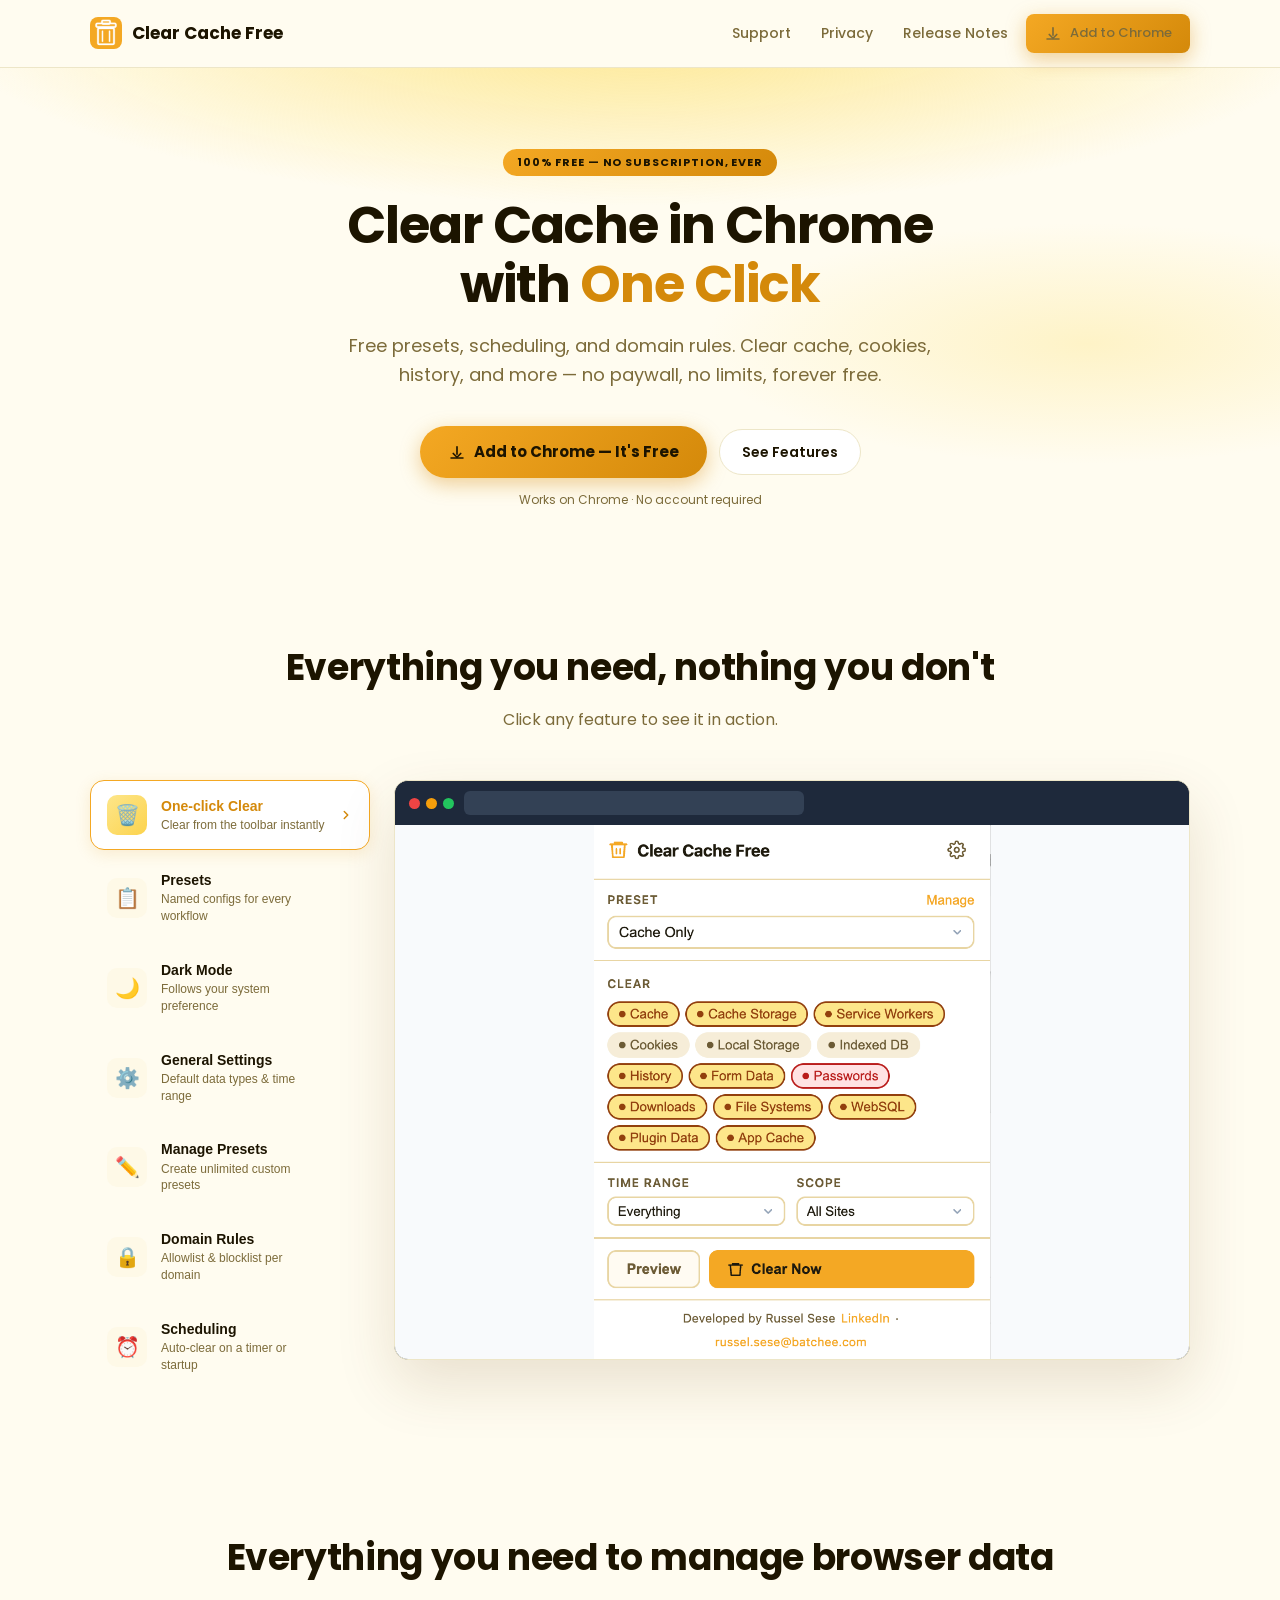
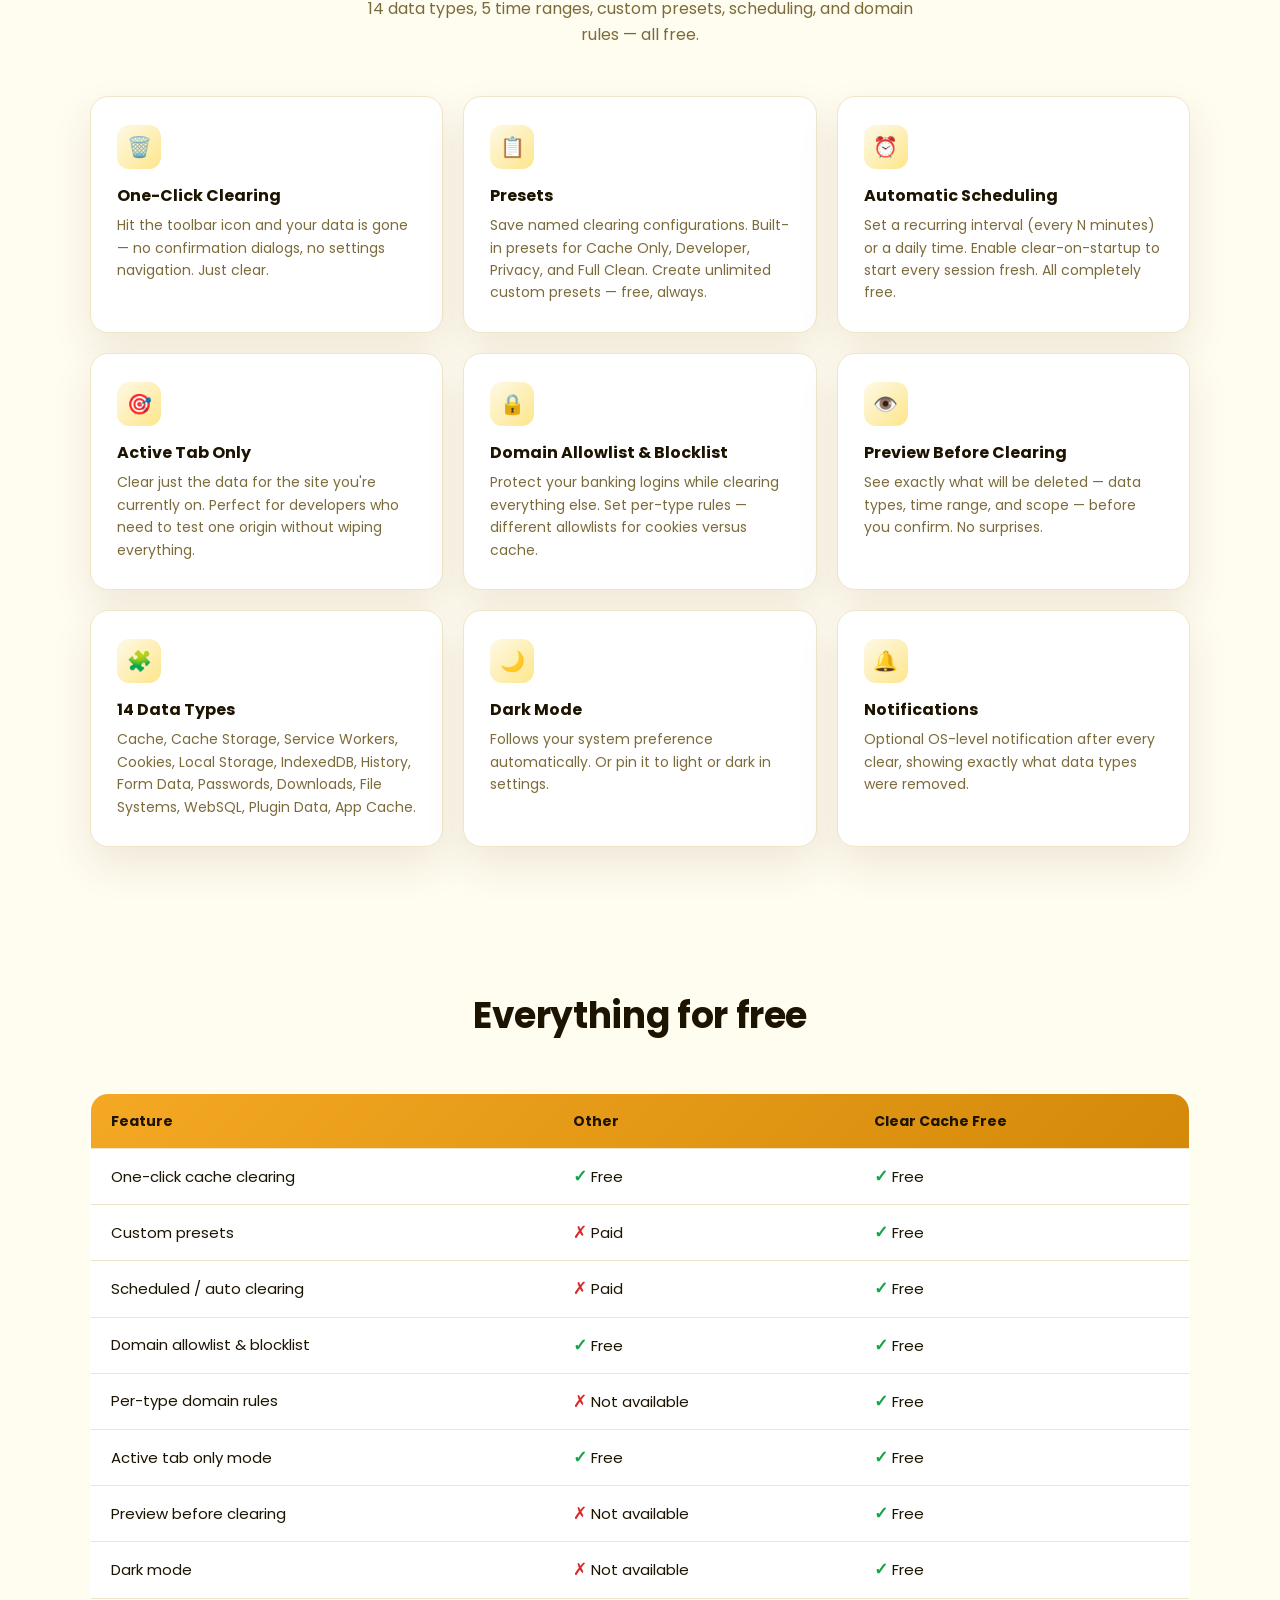
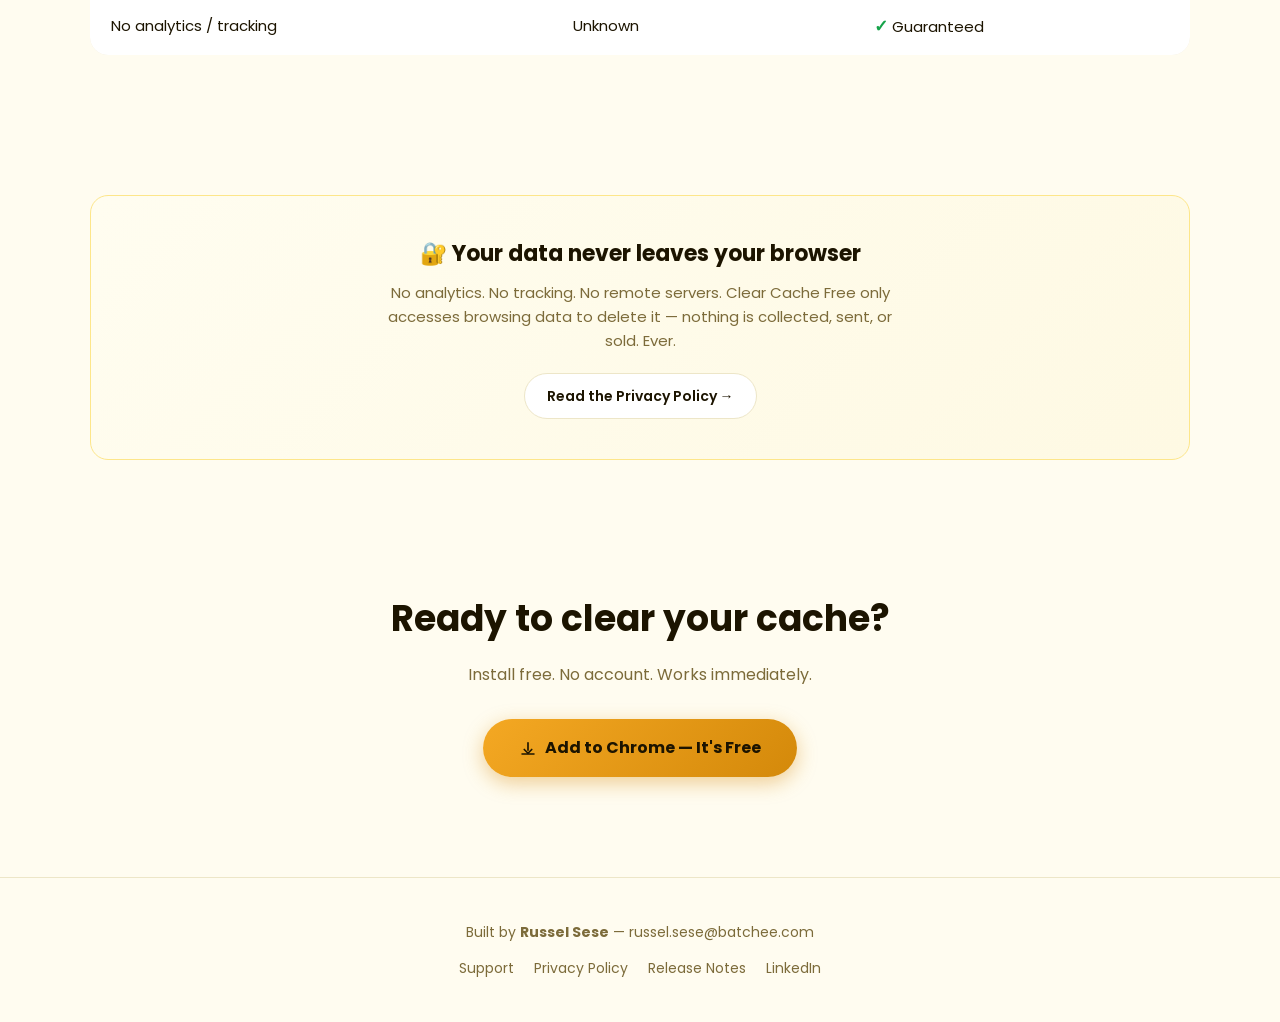
<file: index.html>
<!DOCTYPE html>
<html lang="en">
<head>
  <meta charset="UTF-8">
  <meta name="viewport" content="width=device-width, initial-scale=1.0">
  <title>Clear Cache Free — One-Click Cache Cleaner for Chrome</title>
  <meta name="description" content="Clear cache, cookies, and browsing data in one click. Free presets, scheduling, and domain rules. No subscription. No paywall. Forever free.">
  <meta property="og:title" content="Clear Cache Free — One-Click Cache Cleaner for Chrome">
  <meta property="og:description" content="Everything the market leader charges for — free. Presets, scheduling, domain rules, dark mode.">
  <meta property="og:image" content="images/01-popup-preset-cache.png">
  <meta property="og:type" content="website">
  <link rel="icon" href="icons/icon48.png" type="image/png">
  <link rel="stylesheet" href="style.css">
  <link rel="preconnect" href="https://fonts.googleapis.com">
  <link href="https://fonts.googleapis.com/css2?family=Poppins:wght@400;500;600;700&display=swap" rel="stylesheet">
  <script type="application/ld+json">
  {
    "@context": "https://schema.org",
    "@type": "SoftwareApplication",
    "name": "Clear Cache Free — One-Click Cache Cleaner",
    "applicationCategory": "BrowserApplication",
    "operatingSystem": "Chrome",
    "offers": { "@type": "Offer", "price": "0", "priceCurrency": "USD" },
    "description": "One-click cache clearing with presets, scheduling and domain rules. No subscription. No paywall. Always free."
  }
  </script>
</head>
<body>

<!-- ── Nav ─────────────────────────────────────────────────────────── -->
<nav class="nav">
  <div class="wrap nav-inner">
    <a href="index.html" class="nav-brand">
      <img src="icons/icon48.png" alt="Clear Cache Free icon">
      Clear Cache Free
    </a>
    <div class="nav-links">
      <a href="support.html">Support</a>
      <a href="privacy.html">Privacy</a>
      <a href="release-notes.html">Release Notes</a>
      <a href="https://chromewebstore.google.com/detail/gigjpdfeopepegblfjcgannakkcmlcch" target="_blank" rel="noopener noreferrer" class="btn-primary hide-mobile" style="font-size:13px; padding:9px 18px;">
        <svg viewBox="0 0 24 24" fill="none" stroke="currentColor" stroke-width="2.2" stroke-linecap="round" stroke-linejoin="round"><path d="M12 5v10M7 14l5 5 5-5"/><rect x="3" y="19" width="18" height="2" rx="1" fill="currentColor" stroke="none"/></svg>
        Add to Chrome
      </a>
    </div>
  </div>
</nav>

<!-- ── Hero ────────────────────────────────────────────────────────── -->
<section class="hero">
  <div class="wrap">
    <div class="hero-eyebrow">100% Free — No Subscription, Ever</div>
    <h1>Clear Cache in Chrome<br>with <span>One Click</span></h1>
    <p class="hero-sub">Free presets, scheduling, and domain rules. Clear cache, cookies, history, and more — no paywall, no limits, forever free.</p>
    <div class="hero-cta" id="install">
      <a href="https://chromewebstore.google.com/detail/gigjpdfeopepegblfjcgannakkcmlcch" target="_blank" rel="noopener noreferrer" class="btn-primary">
        <svg viewBox="0 0 24 24" fill="none" stroke="currentColor" stroke-width="2.2" stroke-linecap="round" stroke-linejoin="round"><path d="M12 5v10M7 14l5 5 5-5"/><rect x="3" y="19" width="18" height="2" rx="1" fill="currentColor" stroke="none"/></svg>
        Add to Chrome — It's Free
      </a>
      <a href="#features" class="btn-ghost">See Features</a>
    </div>
    <p class="hero-note">Works on Chrome · No account required</p>
  </div>
</section>

<!-- ── Showcase ───────────────────────────────────────────────────────── -->
<section class="showcase">
  <div class="wrap">
    <div class="section-head">
      <h2>Everything you need, nothing you don't</h2>
      <p>Click any feature to see it in action.</p>
    </div>
    <div class="showcase-layout">

      <!-- Tab list -->
      <div class="showcase-tabs" role="tablist">
        <button class="showcase-tab active" role="tab"
          data-img="images/01-popup-preset-cache.png"
          data-alt="One-click clear from the toolbar"
          data-small="true">
          <span class="tab-emoji">🗑️</span>
          <div class="tab-text">
            <div class="tab-title">One-click Clear</div>
            <div class="tab-desc">Clear from the toolbar instantly</div>
          </div>
          <svg class="tab-arrow" width="14" height="14" viewBox="0 0 24 24" fill="none" stroke="currentColor" stroke-width="2.5" stroke-linecap="round" stroke-linejoin="round"><path d="M9 18l6-6-6-6"/></svg>
        </button>

        <button class="showcase-tab" role="tab"
          data-img="images/02-popup-preset-developer.png"
          data-alt="Built-in presets for every workflow"
          data-small="true">
          <span class="tab-emoji">📋</span>
          <div class="tab-text">
            <div class="tab-title">Presets</div>
            <div class="tab-desc">Named configs for every workflow</div>
          </div>
          <svg class="tab-arrow" width="14" height="14" viewBox="0 0 24 24" fill="none" stroke="currentColor" stroke-width="2.5" stroke-linecap="round" stroke-linejoin="round"><path d="M9 18l6-6-6-6"/></svg>
        </button>

        <button class="showcase-tab" role="tab"
          data-img="images/02-popup-darkmode.png"
          data-alt="Full dark mode support"
          data-small="true">
          <span class="tab-emoji">🌙</span>
          <div class="tab-text">
            <div class="tab-title">Dark Mode</div>
            <div class="tab-desc">Follows your system preference</div>
          </div>
          <svg class="tab-arrow" width="14" height="14" viewBox="0 0 24 24" fill="none" stroke="currentColor" stroke-width="2.5" stroke-linecap="round" stroke-linejoin="round"><path d="M9 18l6-6-6-6"/></svg>
        </button>

        <button class="showcase-tab" role="tab"
          data-img="images/03-manage-general.png"
          data-alt="General settings — data types and time range">
          <span class="tab-emoji">⚙️</span>
          <div class="tab-text">
            <div class="tab-title">General Settings</div>
            <div class="tab-desc">Default data types &amp; time range</div>
          </div>
          <svg class="tab-arrow" width="14" height="14" viewBox="0 0 24 24" fill="none" stroke="currentColor" stroke-width="2.5" stroke-linecap="round" stroke-linejoin="round"><path d="M9 18l6-6-6-6"/></svg>
        </button>

        <button class="showcase-tab" role="tab"
          data-img="images/04-manage-presets.png"
          data-alt="Create and manage unlimited custom presets">
          <span class="tab-emoji">✏️</span>
          <div class="tab-text">
            <div class="tab-title">Manage Presets</div>
            <div class="tab-desc">Create unlimited custom presets</div>
          </div>
          <svg class="tab-arrow" width="14" height="14" viewBox="0 0 24 24" fill="none" stroke="currentColor" stroke-width="2.5" stroke-linecap="round" stroke-linejoin="round"><path d="M9 18l6-6-6-6"/></svg>
        </button>

        <button class="showcase-tab" role="tab"
          data-img="images/05-manage-domain-rules.png"
          data-alt="Domain allowlist and blocklist rules">
          <span class="tab-emoji">🔒</span>
          <div class="tab-text">
            <div class="tab-title">Domain Rules</div>
            <div class="tab-desc">Allowlist &amp; blocklist per domain</div>
          </div>
          <svg class="tab-arrow" width="14" height="14" viewBox="0 0 24 24" fill="none" stroke="currentColor" stroke-width="2.5" stroke-linecap="round" stroke-linejoin="round"><path d="M9 18l6-6-6-6"/></svg>
        </button>

        <button class="showcase-tab" role="tab"
          data-img="images/06-manage-schedules.png"
          data-alt="Automatic scheduled clearing">
          <span class="tab-emoji">⏰</span>
          <div class="tab-text">
            <div class="tab-title">Scheduling</div>
            <div class="tab-desc">Auto-clear on a timer or startup</div>
          </div>
          <svg class="tab-arrow" width="14" height="14" viewBox="0 0 24 24" fill="none" stroke="currentColor" stroke-width="2.5" stroke-linecap="round" stroke-linejoin="round"><path d="M9 18l6-6-6-6"/></svg>
        </button>
      </div>

      <!-- Screenshot display with browser chrome frame -->
      <div class="showcase-display">
        <div class="browser-bar">
          <div class="browser-dots">
            <span></span><span></span><span></span>
          </div>
          <div class="browser-address"></div>
        </div>
        <div class="showcase-img-wrap img-small">
          <img id="showcase-img"
            src="images/01-popup-preset-cache.png"
            alt="One-click clear from the toolbar">
        </div>
      </div>

    </div>
  </div>
</section>

<script>
  (function () {
    const tabs = document.querySelectorAll('.showcase-tab');
    const img  = document.getElementById('showcase-img');
    const wrap = img.closest('.showcase-img-wrap');
    tabs.forEach(tab => {
      tab.addEventListener('click', () => {
        tabs.forEach(t => t.classList.remove('active'));
        tab.classList.add('active');
        img.style.opacity = '0';
        setTimeout(() => {
          img.src = tab.dataset.img;
          img.alt = tab.dataset.alt;
          wrap.classList.toggle('img-small', tab.dataset.small === 'true');
          img.style.opacity = '1';
        }, 160);
      });
    });
  })();
</script>

<!-- ── Features ─────────────────────────────────────────────────────── -->
<section class="features" id="features">
  <div class="wrap">
    <div class="section-head">
      <h2>Everything you need to manage browser data</h2>
      <p>14 data types, 5 time ranges, custom presets, scheduling, and domain rules — all free.</p>
    </div>
    <div class="feature-grid">

      <div class="feature-card">
        <div class="feature-icon">🗑️</div>
        <h3>One-Click Clearing</h3>
        <p>Hit the toolbar icon and your data is gone — no confirmation dialogs, no settings navigation. Just clear.</p>
      </div>

      <div class="feature-card">
        <div class="feature-icon">📋</div>
        <h3>Presets</h3>
        <p>Save named clearing configurations. Built-in presets for Cache Only, Developer, Privacy, and Full Clean. Create unlimited custom presets — free, always.</p>
      </div>

      <div class="feature-card">
        <div class="feature-icon">⏰</div>
        <h3>Automatic Scheduling</h3>
        <p>Set a recurring interval (every N minutes) or a daily time. Enable clear-on-startup to start every session fresh. All completely free.</p>
      </div>

      <div class="feature-card">
        <div class="feature-icon">🎯</div>
        <h3>Active Tab Only</h3>
        <p>Clear just the data for the site you're currently on. Perfect for developers who need to test one origin without wiping everything.</p>
      </div>

      <div class="feature-card">
        <div class="feature-icon">🔒</div>
        <h3>Domain Allowlist &amp; Blocklist</h3>
        <p>Protect your banking logins while clearing everything else. Set per-type rules — different allowlists for cookies versus cache.</p>
      </div>

      <div class="feature-card">
        <div class="feature-icon">👁️</div>
        <h3>Preview Before Clearing</h3>
        <p>See exactly what will be deleted — data types, time range, and scope — before you confirm. No surprises.</p>
      </div>

      <div class="feature-card">
        <div class="feature-icon">🧩</div>
        <h3>14 Data Types</h3>
        <p>Cache, Cache Storage, Service Workers, Cookies, Local Storage, IndexedDB, History, Form Data, Passwords, Downloads, File Systems, WebSQL, Plugin Data, App Cache.</p>
      </div>

      <div class="feature-card">
        <div class="feature-icon">🌙</div>
        <h3>Dark Mode</h3>
        <p>Follows your system preference automatically. Or pin it to light or dark in settings.</p>
      </div>

      <div class="feature-card">
        <div class="feature-icon">🔔</div>
        <h3>Notifications</h3>
        <p>Optional OS-level notification after every clear, showing exactly what data types were removed.</p>
      </div>

    </div>
  </div>
</section>

<!-- ── Why Switch ────────────────────────────────────────────────────── -->
<section class="why-switch">
  <div class="wrap">
    <div class="section-head">
      <h2>Everything for free</h2>
    </div>
    <div style="overflow-x:auto; border-radius: var(--radius);">
      <table class="compare-table">
        <thead>
          <tr>
            <th>Feature</th>
            <th>Other</th>
            <th>Clear Cache Free</span></th>
          </tr>
        </thead>
        <tbody>
          <tr>
            <td>One-click cache clearing</td>
            <td><span class="check">✓</span> Free</td>
            <td><span class="check">✓</span> Free</td>
          </tr>
          <tr>
            <td>Custom presets</td>
            <td><span class="cross">✗</span> Paid</td>
            <td><span class="check">✓</span> Free</td>
          </tr>
          <tr>
            <td>Scheduled / auto clearing</td>
            <td><span class="cross">✗</span> Paid</td>
            <td><span class="check">✓</span> Free</td>
          </tr>
          <tr>
            <td>Domain allowlist &amp; blocklist</td>
            <td><span class="check">✓</span> Free </td>
            <td><span class="check">✓</span> Free </td>
          </tr>
          <tr>
            <td>Per-type domain rules</td>
            <td><span class="cross">✗</span> Not available</td>
            <td><span class="check">✓</span> Free</td>
          </tr>
          <tr>
            <td>Active tab only mode</td>
            <td><span class="check">✓</span> Free</td>
            <td><span class="check">✓</span> Free</td>
          </tr>
          <tr>
            <td>Preview before clearing</td>
            <td><span class="cross">✗</span> Not available</td>
            <td><span class="check">✓</span> Free</td>
          </tr>
          <tr>
            <td>Dark mode</td>
            <td><span class="cross">✗</span> Not available</td>
            <td><span class="check">✓</span> Free</td>
          </tr>
          <tr>
            <td>No analytics / tracking</td>
            <td>Unknown</td>
            <td><span class="check">✓</span> Guaranteed</td>
          </tr>
        </tbody>
      </table>
    </div>
  </div>
</section>

<!-- ── Privacy callout ───────────────────────────────────────────────── -->
<section class="wrap">
  <div class="privacy-callout">
    <h2>🔐 Your data never leaves your browser</h2>
    <p>No analytics. No tracking. No remote servers. Clear Cache Free only accesses browsing data to delete it — nothing is collected, sent, or sold. Ever.</p>
    <a href="privacy.html" class="btn-ghost" style="margin-top:20px; display:inline-flex;">Read the Privacy Policy →</a>
  </div>
</section>

<!-- ── Install CTA ───────────────────────────────────────────────────── -->
<section style="text-align:center; padding-block:60px 20px;">
  <div class="wrap">
    <h2 style="font-size:clamp(22px,3vw,36px); font-weight:700; margin-bottom:14px;">Ready to clear your cache?</h2>
    <p style="color:var(--muted); margin-bottom:32px; font-size:16px;">Install free. No account. Works immediately.</p>
    <a href="https://chromewebstore.google.com/detail/gigjpdfeopepegblfjcgannakkcmlcch" target="_blank" rel="noopener noreferrer" class="btn-primary" style="font-size:16px; padding:16px 36px;">
      <svg viewBox="0 0 24 24" fill="none" stroke="currentColor" stroke-width="2.2" stroke-linecap="round" stroke-linejoin="round"><path d="M12 5v10M7 14l5 5 5-5"/><rect x="3" y="19" width="18" height="2" rx="1" fill="currentColor" stroke="none"/></svg>
      Add to Chrome — It's Free
    </a>
  </div>
</section>

<!-- ── Footer ────────────────────────────────────────────────────────── -->
<footer class="footer">
  <div class="wrap">
    <div>Built by <strong>Russel Sese</strong> — <a href="mailto:russel.sese@batchee.com">russel.sese@batchee.com</a></div>
    <div class="footer-links">
      <a href="support.html">Support</a>
      <a href="privacy.html">Privacy Policy</a>
      <a href="release-notes.html">Release Notes</a>
      <a href="https://www.linkedin.com/in/russelsese/" target="_blank" rel="noopener">LinkedIn</a>
    </div>
  </div>
</footer>

</body>
</html>
</file>
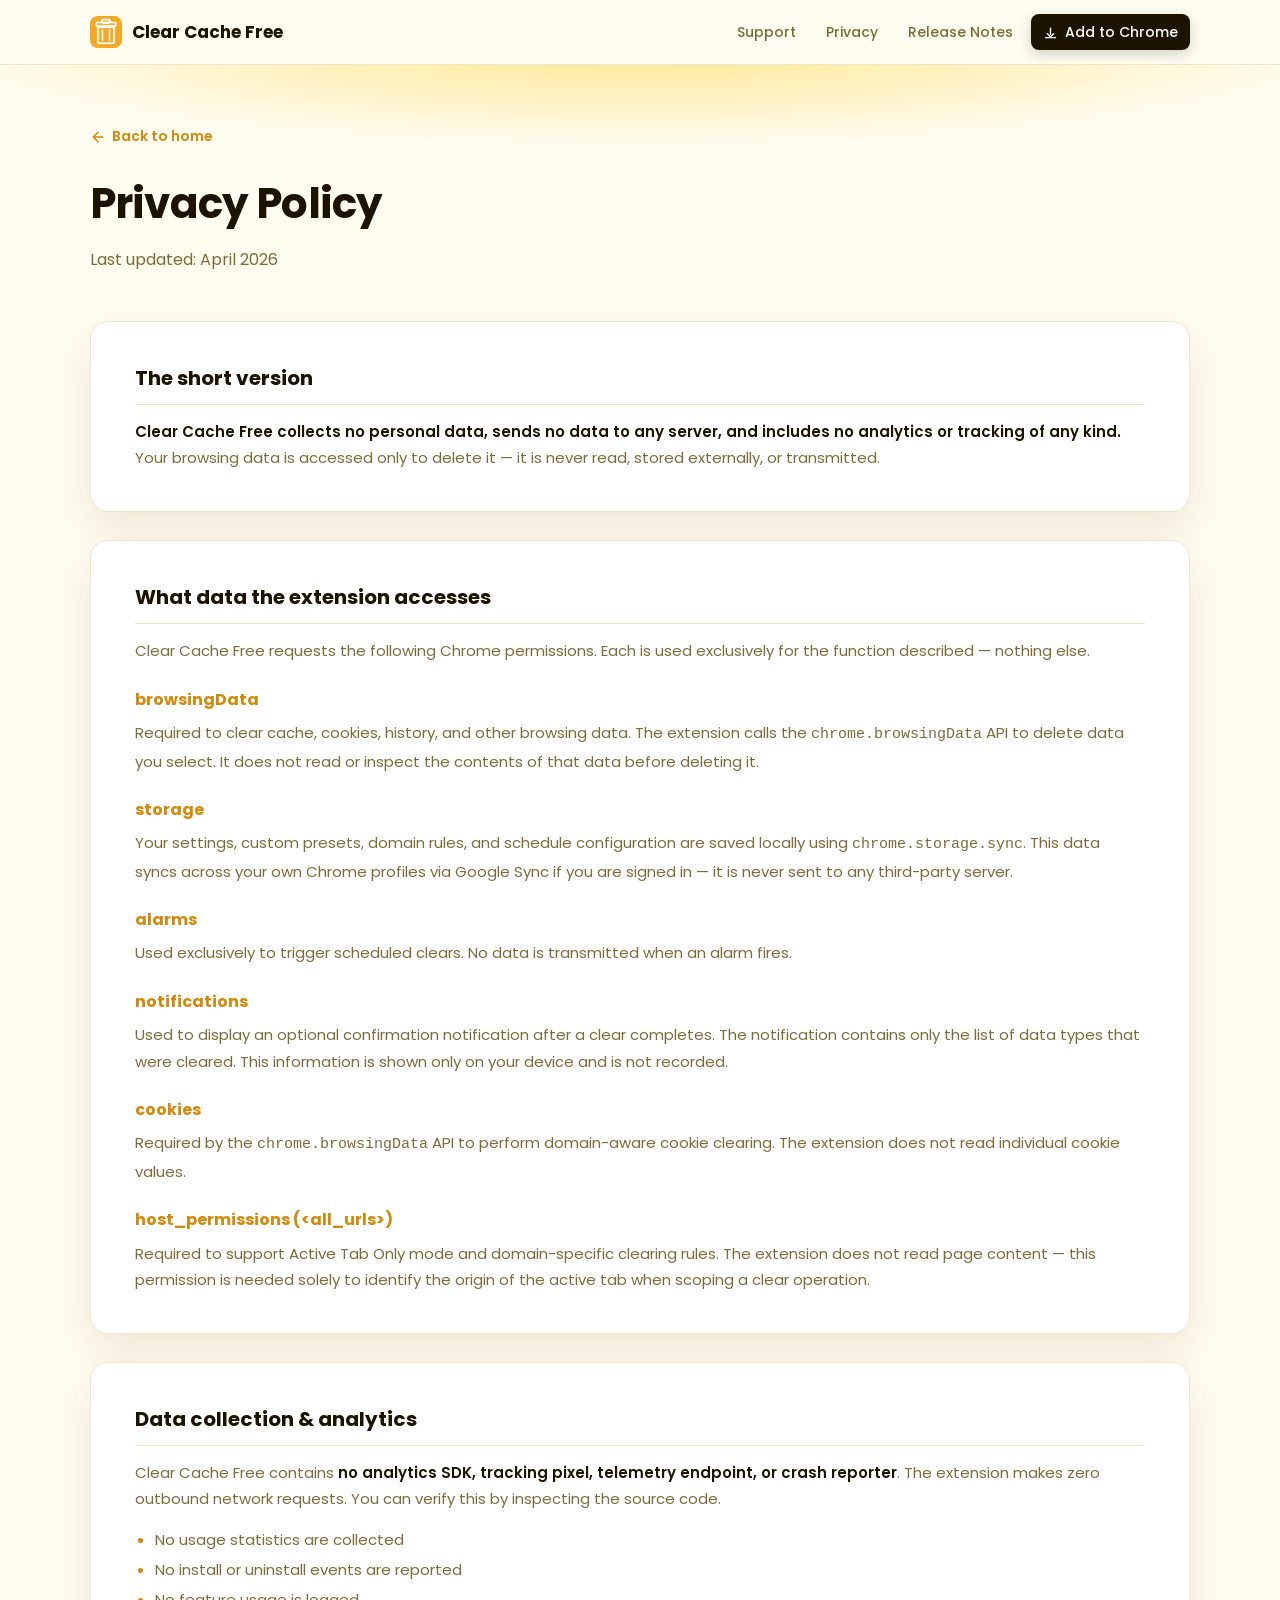
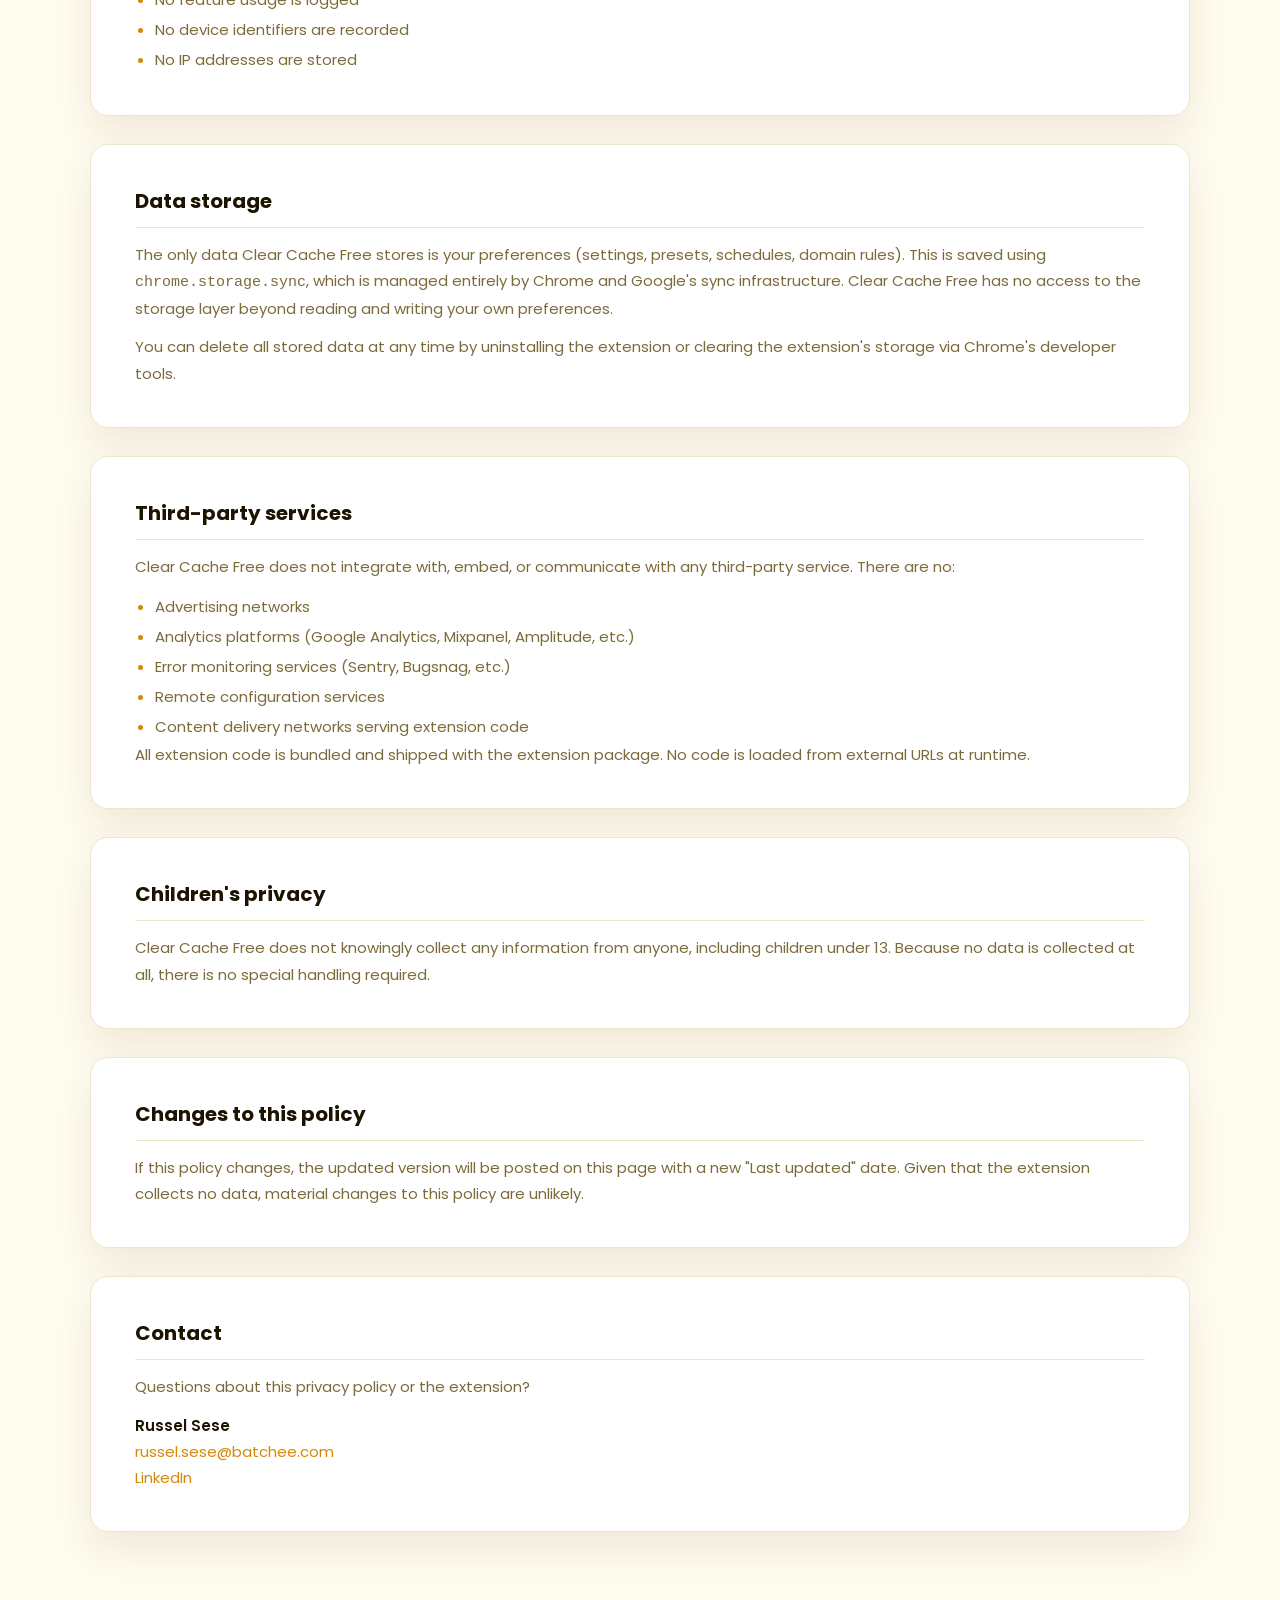
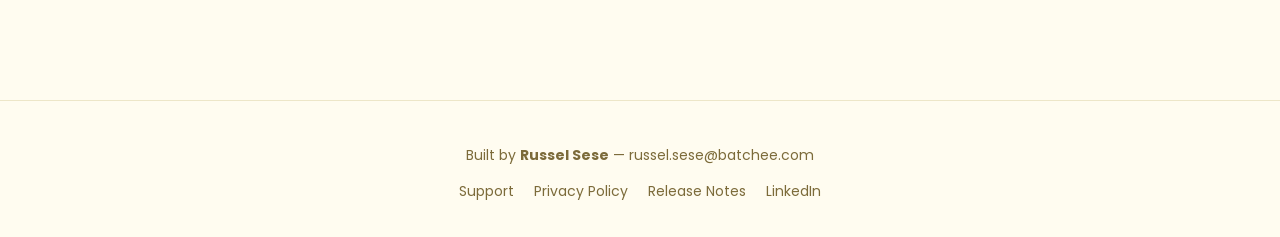
<file: privacy.html>
<!DOCTYPE html>
<html lang="en">
<head>
  <meta charset="UTF-8">
  <meta name="viewport" content="width=device-width, initial-scale=1.0">
  <title>Privacy Policy — Clear Cache Free</title>
  <meta name="description" content="Clear Cache Free privacy policy. No data collection, no analytics, no tracking. Your browsing data stays in your browser.">
  <link rel="icon" href="icons/icon48.png" type="image/png">
  <link rel="stylesheet" href="style.css">
  <link rel="preconnect" href="https://fonts.googleapis.com">
  <link href="https://fonts.googleapis.com/css2?family=Poppins:wght@400;500;600;700&display=swap" rel="stylesheet">
</head>
<body>

<!-- ── Nav ─────────────────────────────────────────────────────────── -->
<nav class="nav">
  <div class="wrap nav-inner">
    <a href="index.html" class="nav-brand">
      <img src="icons/icon48.png" alt="Clear Cache Free icon">
      Clear Cache Free
    </a>
    <div class="nav-links">
      <a href="support.html">Support</a>
      <a href="privacy.html">Privacy</a>
      <a href="release-notes.html">Release Notes</a>
      <a href="https://chromewebstore.google.com/detail/gigjpdfeopepegblfjcgannakkcmlcch" target="_blank" rel="noopener noreferrer" class="nav-cta hide-mobile">
        <svg viewBox="0 0 24 24" fill="none" stroke="currentColor" stroke-width="2.2" stroke-linecap="round" stroke-linejoin="round"><path d="M12 5v10M7 14l5 5 5-5"/><rect x="3" y="19" width="18" height="2" rx="1" fill="currentColor" stroke="none"/></svg>
        Add to Chrome
      </a>
    </div>
  </div>
</nav>

<!-- ── Page hero ─────────────────────────────────────────────────────── -->
<section class="page-hero">
  <div class="wrap">
    <a href="index.html" class="btn-back">
      <svg width="16" height="16" viewBox="0 0 24 24" fill="none" stroke="currentColor" stroke-width="2.2" stroke-linecap="round" stroke-linejoin="round"><path d="M19 12H5M12 5l-7 7 7 7"/></svg>
      Back to home
    </a>
    <h1>Privacy Policy</h1>
    <p>Last updated: April 2026</p>
  </div>
</section>

<!-- ── Content ───────────────────────────────────────────────────────── -->
<main class="wrap" style="padding-bottom: 60px;">

  <div class="content-card">
    <h2>The short version</h2>
    <p><strong>Clear Cache Free collects no personal data, sends no data to any server, and includes no analytics or tracking of any kind.</strong> Your browsing data is accessed only to delete it — it is never read, stored externally, or transmitted.</p>
  </div>

  <div class="content-card">
    <h2>What data the extension accesses</h2>
    <p>Clear Cache Free requests the following Chrome permissions. Each is used exclusively for the function described — nothing else.</p>

    <h3>browsingData</h3>
    <p>Required to clear cache, cookies, history, and other browsing data. The extension calls the <code>chrome.browsingData</code> API to delete data you select. It does not read or inspect the contents of that data before deleting it.</p>

    <h3>storage</h3>
    <p>Your settings, custom presets, domain rules, and schedule configuration are saved locally using <code>chrome.storage.sync</code>. This data syncs across your own Chrome profiles via Google Sync if you are signed in — it is never sent to any third-party server.</p>

    <h3>alarms</h3>
    <p>Used exclusively to trigger scheduled clears. No data is transmitted when an alarm fires.</p>

    <h3>notifications</h3>
    <p>Used to display an optional confirmation notification after a clear completes. The notification contains only the list of data types that were cleared. This information is shown only on your device and is not recorded.</p>

    <h3>cookies</h3>
    <p>Required by the <code>chrome.browsingData</code> API to perform domain-aware cookie clearing. The extension does not read individual cookie values.</p>

    <h3>host_permissions (&lt;all_urls&gt;)</h3>
    <p>Required to support Active Tab Only mode and domain-specific clearing rules. The extension does not read page content — this permission is needed solely to identify the origin of the active tab when scoping a clear operation.</p>
  </div>

  <div class="content-card">
    <h2>Data collection &amp; analytics</h2>
    <p>Clear Cache Free contains <strong>no analytics SDK, tracking pixel, telemetry endpoint, or crash reporter</strong>. The extension makes zero outbound network requests. You can verify this by inspecting the source code.</p>
    <ul>
      <li>No usage statistics are collected</li>
      <li>No install or uninstall events are reported</li>
      <li>No feature usage is logged</li>
      <li>No device identifiers are recorded</li>
      <li>No IP addresses are stored</li>
    </ul>
  </div>

  <div class="content-card">
    <h2>Data storage</h2>
    <p>The only data Clear Cache Free stores is your preferences (settings, presets, schedules, domain rules). This is saved using <code>chrome.storage.sync</code>, which is managed entirely by Chrome and Google's sync infrastructure. Clear Cache Free has no access to the storage layer beyond reading and writing your own preferences.</p>
    <p>You can delete all stored data at any time by uninstalling the extension or clearing the extension's storage via Chrome's developer tools.</p>
  </div>

  <div class="content-card">
    <h2>Third-party services</h2>
    <p>Clear Cache Free does not integrate with, embed, or communicate with any third-party service. There are no:
    </p>
    <ul>
      <li>Advertising networks</li>
      <li>Analytics platforms (Google Analytics, Mixpanel, Amplitude, etc.)</li>
      <li>Error monitoring services (Sentry, Bugsnag, etc.)</li>
      <li>Remote configuration services</li>
      <li>Content delivery networks serving extension code</li>
    </ul>
    <p>All extension code is bundled and shipped with the extension package. No code is loaded from external URLs at runtime.</p>
  </div>

  <div class="content-card">
    <h2>Children's privacy</h2>
    <p>Clear Cache Free does not knowingly collect any information from anyone, including children under 13. Because no data is collected at all, there is no special handling required.</p>
  </div>

  <div class="content-card">
    <h2>Changes to this policy</h2>
    <p>If this policy changes, the updated version will be posted on this page with a new "Last updated" date. Given that the extension collects no data, material changes to this policy are unlikely.</p>
  </div>

  <div class="content-card">
    <h2>Contact</h2>
    <p>Questions about this privacy policy or the extension?</p>
    <p>
      <strong>Russel Sese</strong><br>
      <a href="mailto:russel.sese@batchee.com">russel.sese@batchee.com</a><br>
      <a href="https://www.linkedin.com/in/russelsese/" target="_blank" rel="noopener">LinkedIn</a>
    </p>
  </div>

</main>

<!-- ── Footer ────────────────────────────────────────────────────────── -->
<footer class="footer">
  <div class="wrap">
    <div>Built by <strong>Russel Sese</strong> — <a href="mailto:russel.sese@batchee.com">russel.sese@batchee.com</a></div>
    <div class="footer-links">
      <a href="support.html">Support</a>
      <a href="privacy.html">Privacy Policy</a>
      <a href="release-notes.html">Release Notes</a>
      <a href="https://www.linkedin.com/in/russelsese/" target="_blank" rel="noopener">LinkedIn</a>
    </div>
  </div>
</footer>

</body>
</html>
</file>
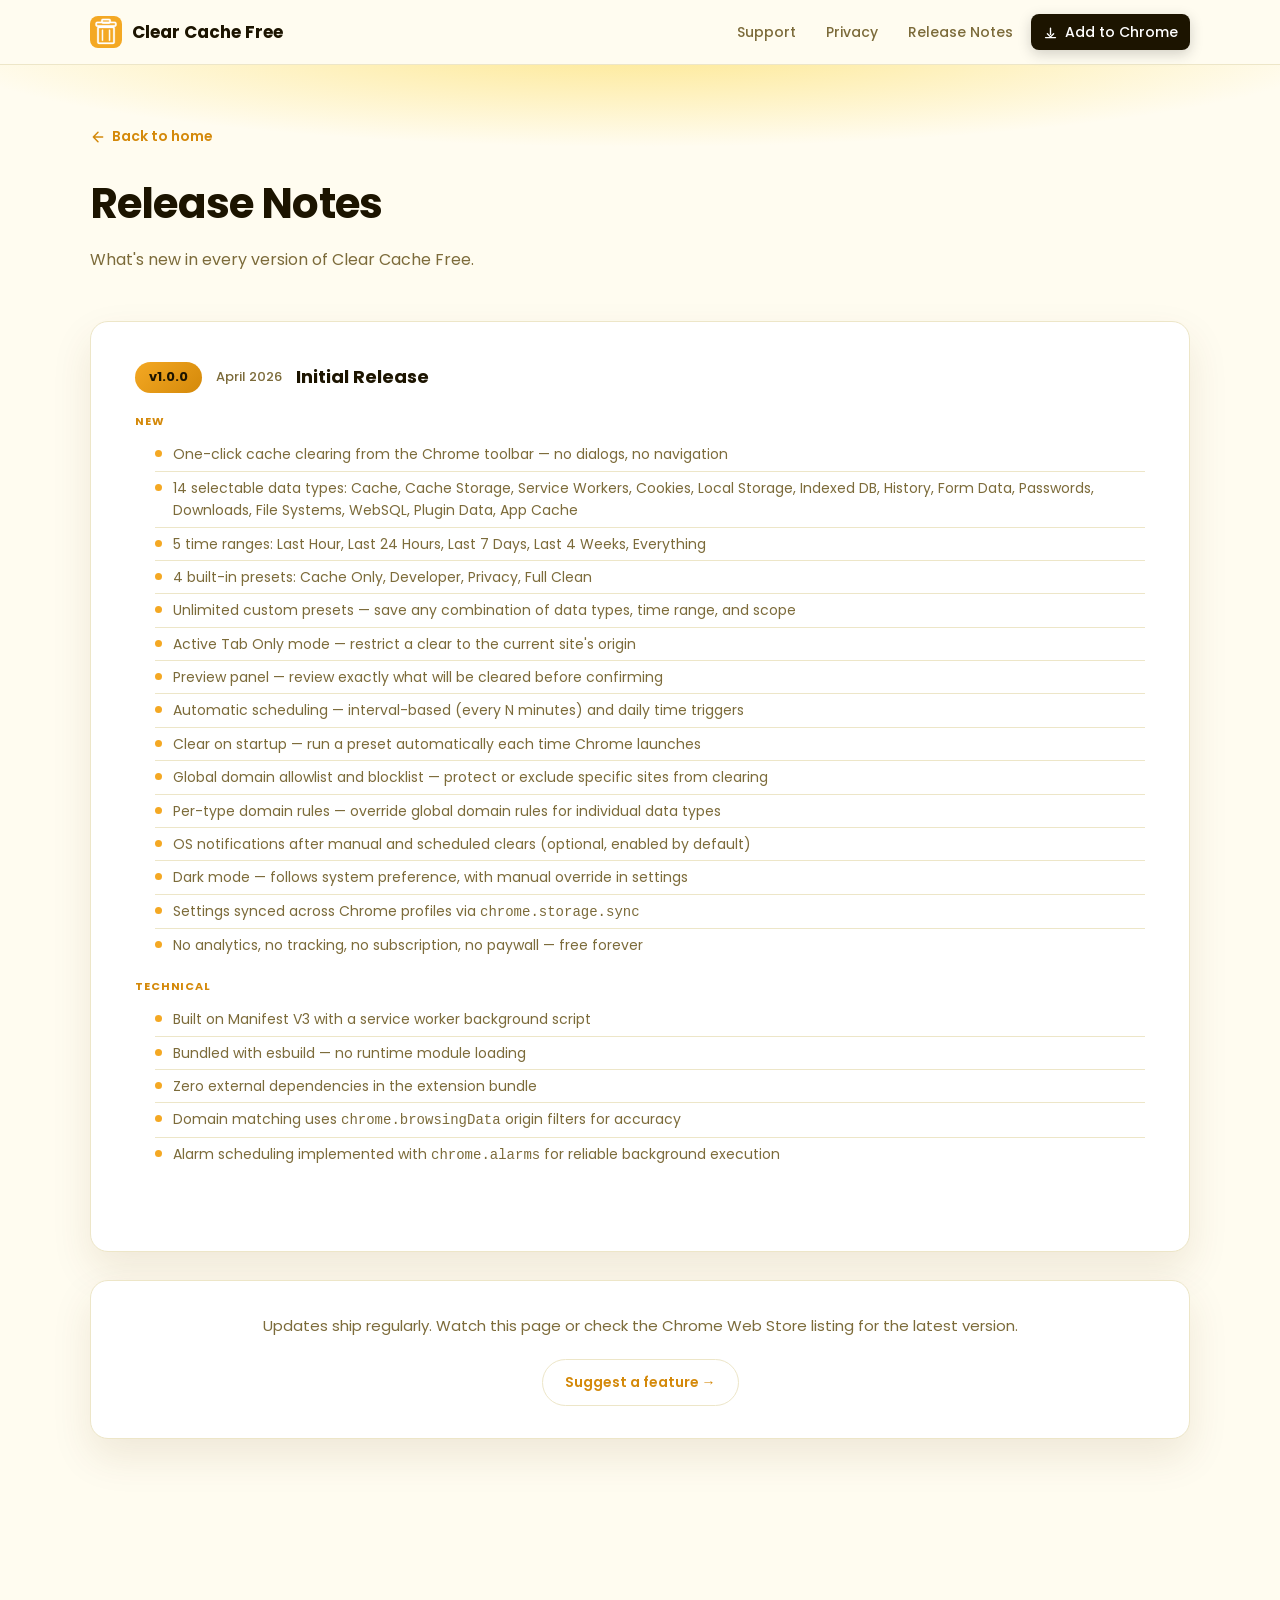
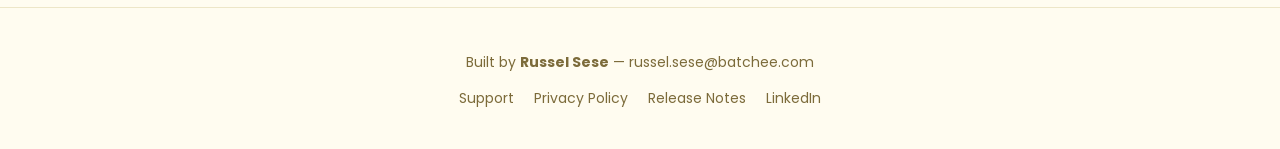
<file: release-notes.html>
<!DOCTYPE html>
<html lang="en">
<head>
  <meta charset="UTF-8">
  <meta name="viewport" content="width=device-width, initial-scale=1.0">
  <title>Release Notes — Clear Cache Free</title>
  <meta name="description" content="Clear Cache Free Chrome extension release notes and changelog. See what's new in every version.">
  <link rel="icon" href="icons/icon48.png" type="image/png">
  <link rel="stylesheet" href="style.css">
  <link rel="preconnect" href="https://fonts.googleapis.com">
  <link href="https://fonts.googleapis.com/css2?family=Poppins:wght@400;500;600;700&display=swap" rel="stylesheet">
</head>
<body>

<!-- ── Nav ─────────────────────────────────────────────────────────── -->
<nav class="nav">
  <div class="wrap nav-inner">
    <a href="index.html" class="nav-brand">
      <img src="icons/icon48.png" alt="Clear Cache Free icon">
      Clear Cache Free
    </a>
    <div class="nav-links">
      <a href="support.html">Support</a>
      <a href="privacy.html">Privacy</a>
      <a href="release-notes.html">Release Notes</a>
      <a href="https://chromewebstore.google.com/detail/gigjpdfeopepegblfjcgannakkcmlcch" target="_blank" rel="noopener noreferrer" class="nav-cta hide-mobile">
        <svg viewBox="0 0 24 24" fill="none" stroke="currentColor" stroke-width="2.2" stroke-linecap="round" stroke-linejoin="round"><path d="M12 5v10M7 14l5 5 5-5"/><rect x="3" y="19" width="18" height="2" rx="1" fill="currentColor" stroke="none"/></svg>
        Add to Chrome
      </a>
    </div>
  </div>
</nav>

<!-- ── Page hero ─────────────────────────────────────────────────────── -->
<section class="page-hero">
  <div class="wrap">
    <a href="index.html" class="btn-back">
      <svg width="16" height="16" viewBox="0 0 24 24" fill="none" stroke="currentColor" stroke-width="2.2" stroke-linecap="round" stroke-linejoin="round"><path d="M19 12H5M12 5l-7 7 7 7"/></svg>
      Back to home
    </a>
    <h1>Release Notes</h1>
    <p>What's new in every version of Clear Cache Free.</p>
  </div>
</section>

<!-- ── Content ───────────────────────────────────────────────────────── -->
<main class="wrap" style="padding-bottom: 60px;">

  <div class="content-card">

    <!-- v1.0.0 -->
    <div class="release-block">
      <div class="release-header">
        <span class="version-badge">v1.0.0</span>
        <span class="release-date">April 2026</span>
        <span class="release-title">Initial Release</span>
      </div>

      <div class="change-group">
        <div class="change-group-label">New</div>
        <ul class="change-list">
          <li>One-click cache clearing from the Chrome toolbar — no dialogs, no navigation</li>
          <li>14 selectable data types: Cache, Cache Storage, Service Workers, Cookies, Local Storage, Indexed DB, History, Form Data, Passwords, Downloads, File Systems, WebSQL, Plugin Data, App Cache</li>
          <li>5 time ranges: Last Hour, Last 24 Hours, Last 7 Days, Last 4 Weeks, Everything</li>
          <li>4 built-in presets: Cache Only, Developer, Privacy, Full Clean</li>
          <li>Unlimited custom presets — save any combination of data types, time range, and scope</li>
          <li>Active Tab Only mode — restrict a clear to the current site's origin</li>
          <li>Preview panel — review exactly what will be cleared before confirming</li>
          <li>Automatic scheduling — interval-based (every N minutes) and daily time triggers</li>
          <li>Clear on startup — run a preset automatically each time Chrome launches</li>
          <li>Global domain allowlist and blocklist — protect or exclude specific sites from clearing</li>
          <li>Per-type domain rules — override global domain rules for individual data types</li>
          <li>OS notifications after manual and scheduled clears (optional, enabled by default)</li>
          <li>Dark mode — follows system preference, with manual override in settings</li>
          <li>Settings synced across Chrome profiles via <code>chrome.storage.sync</code></li>
          <li>No analytics, no tracking, no subscription, no paywall — free forever</li>
        </ul>
      </div>

      <div class="change-group">
        <div class="change-group-label">Technical</div>
        <ul class="change-list">
          <li>Built on Manifest V3 with a service worker background script</li>
          <li>Bundled with esbuild — no runtime module loading</li>
          <li>Zero external dependencies in the extension bundle</li>
          <li>Domain matching uses <code>chrome.browsingData</code> origin filters for accuracy</li>
          <li>Alarm scheduling implemented with <code>chrome.alarms</code> for reliable background execution</li>
        </ul>
      </div>
    </div>

  </div>

  <!-- Future note -->
  <div class="content-card" style="text-align:center; padding-block:32px;">
    <p style="color:var(--muted); font-size:15px; margin:0;">Updates ship regularly. Watch this page or check the Chrome Web Store listing for the latest version.</p>
    <a href="mailto:russel.sese@batchee.com" class="btn-ghost" style="margin-top:20px; display:inline-flex;">Suggest a feature →</a>
  </div>

</main>

<!-- ── Footer ────────────────────────────────────────────────────────── -->
<footer class="footer">
  <div class="wrap">
    <div>Built by <strong>Russel Sese</strong> — <a href="mailto:russel.sese@batchee.com">russel.sese@batchee.com</a></div>
    <div class="footer-links">
      <a href="support.html">Support</a>
      <a href="privacy.html">Privacy Policy</a>
      <a href="release-notes.html">Release Notes</a>
      <a href="https://www.linkedin.com/in/russelsese/" target="_blank" rel="noopener">LinkedIn</a>
    </div>
  </div>
</footer>

</body>
</html>
</file>
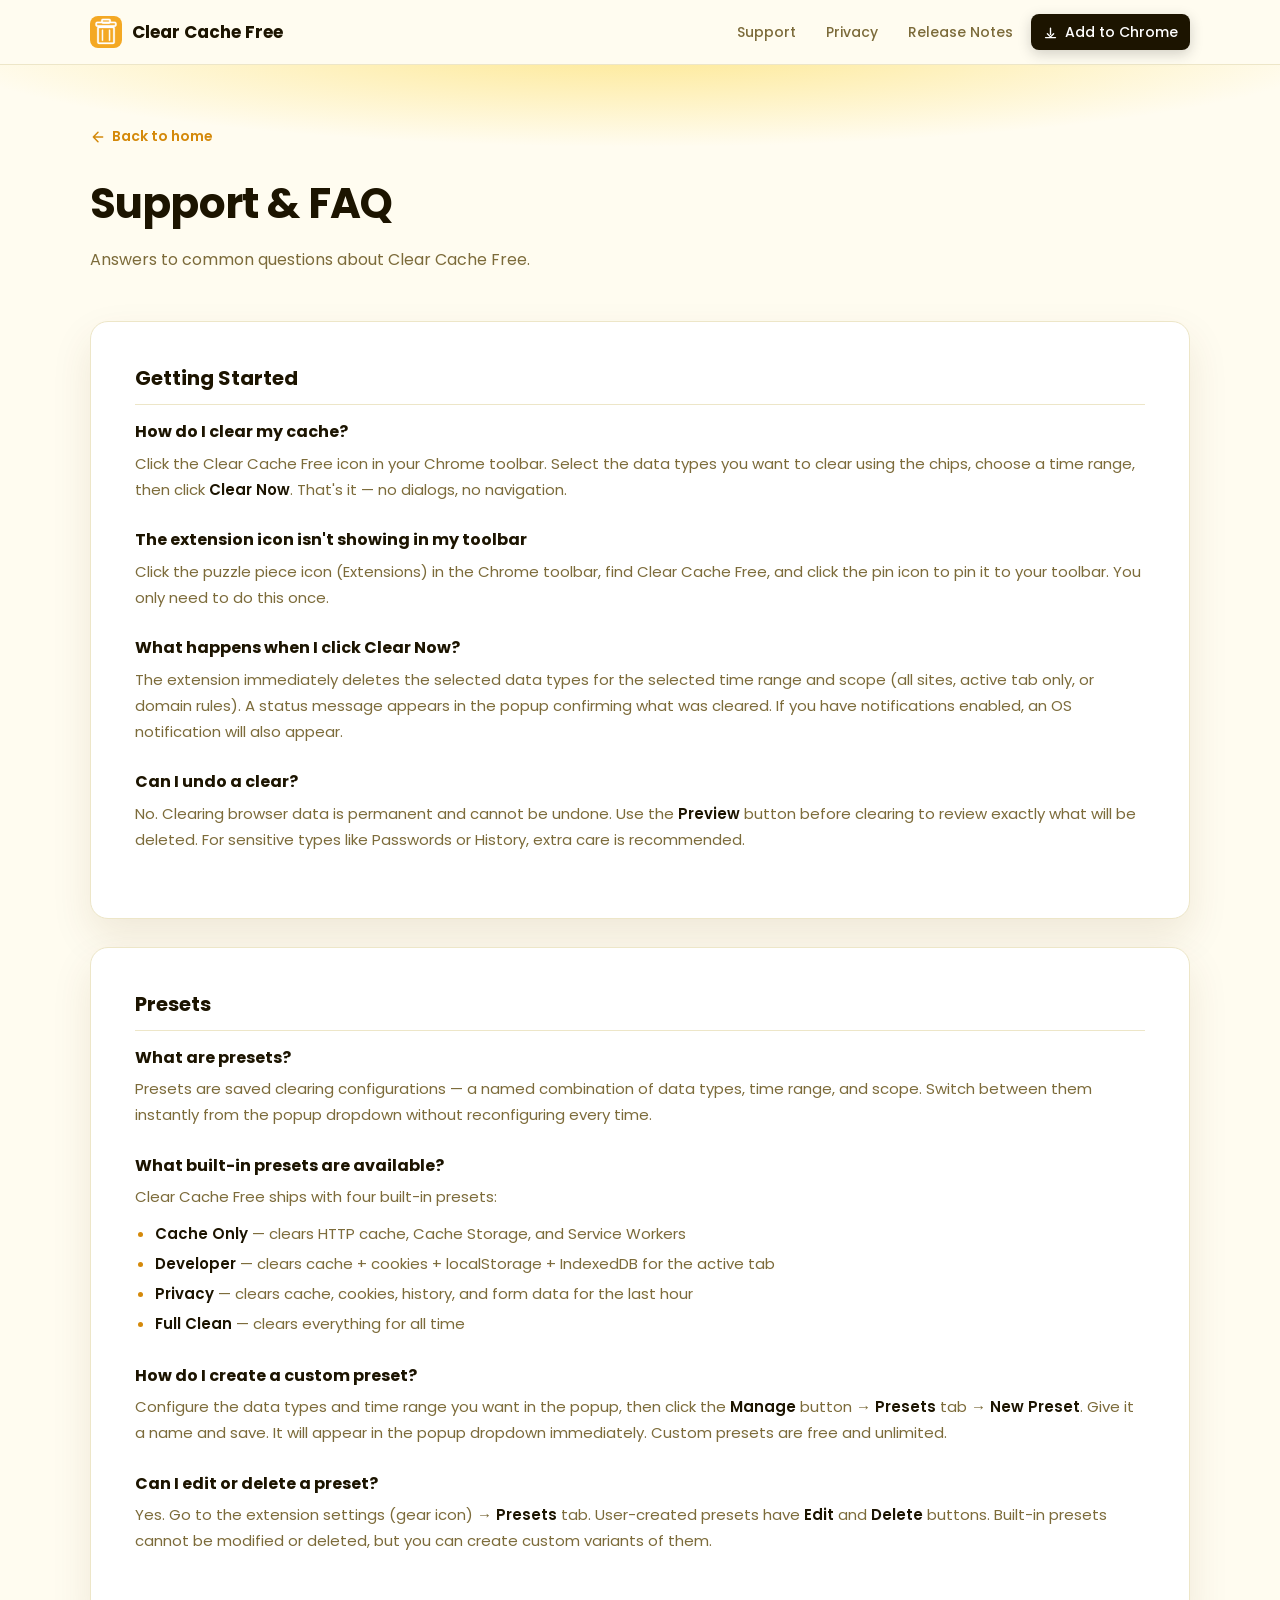
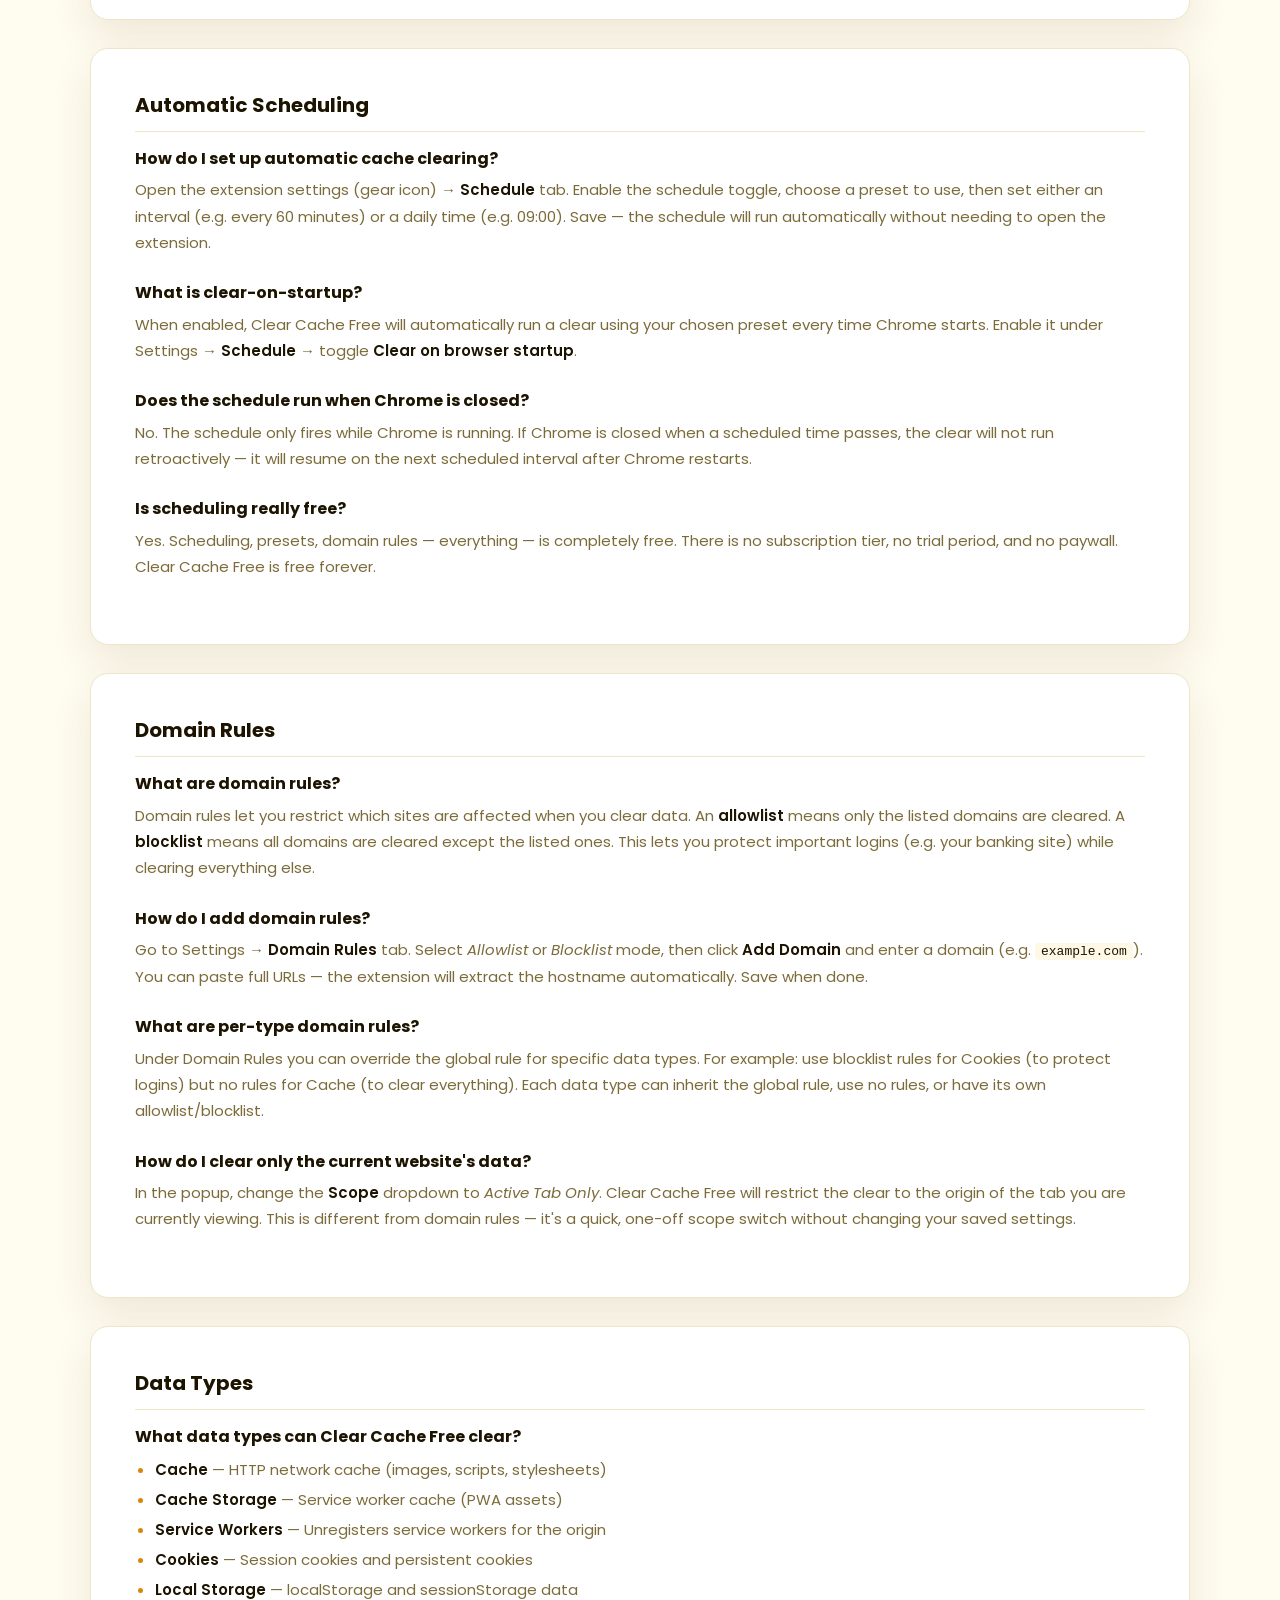
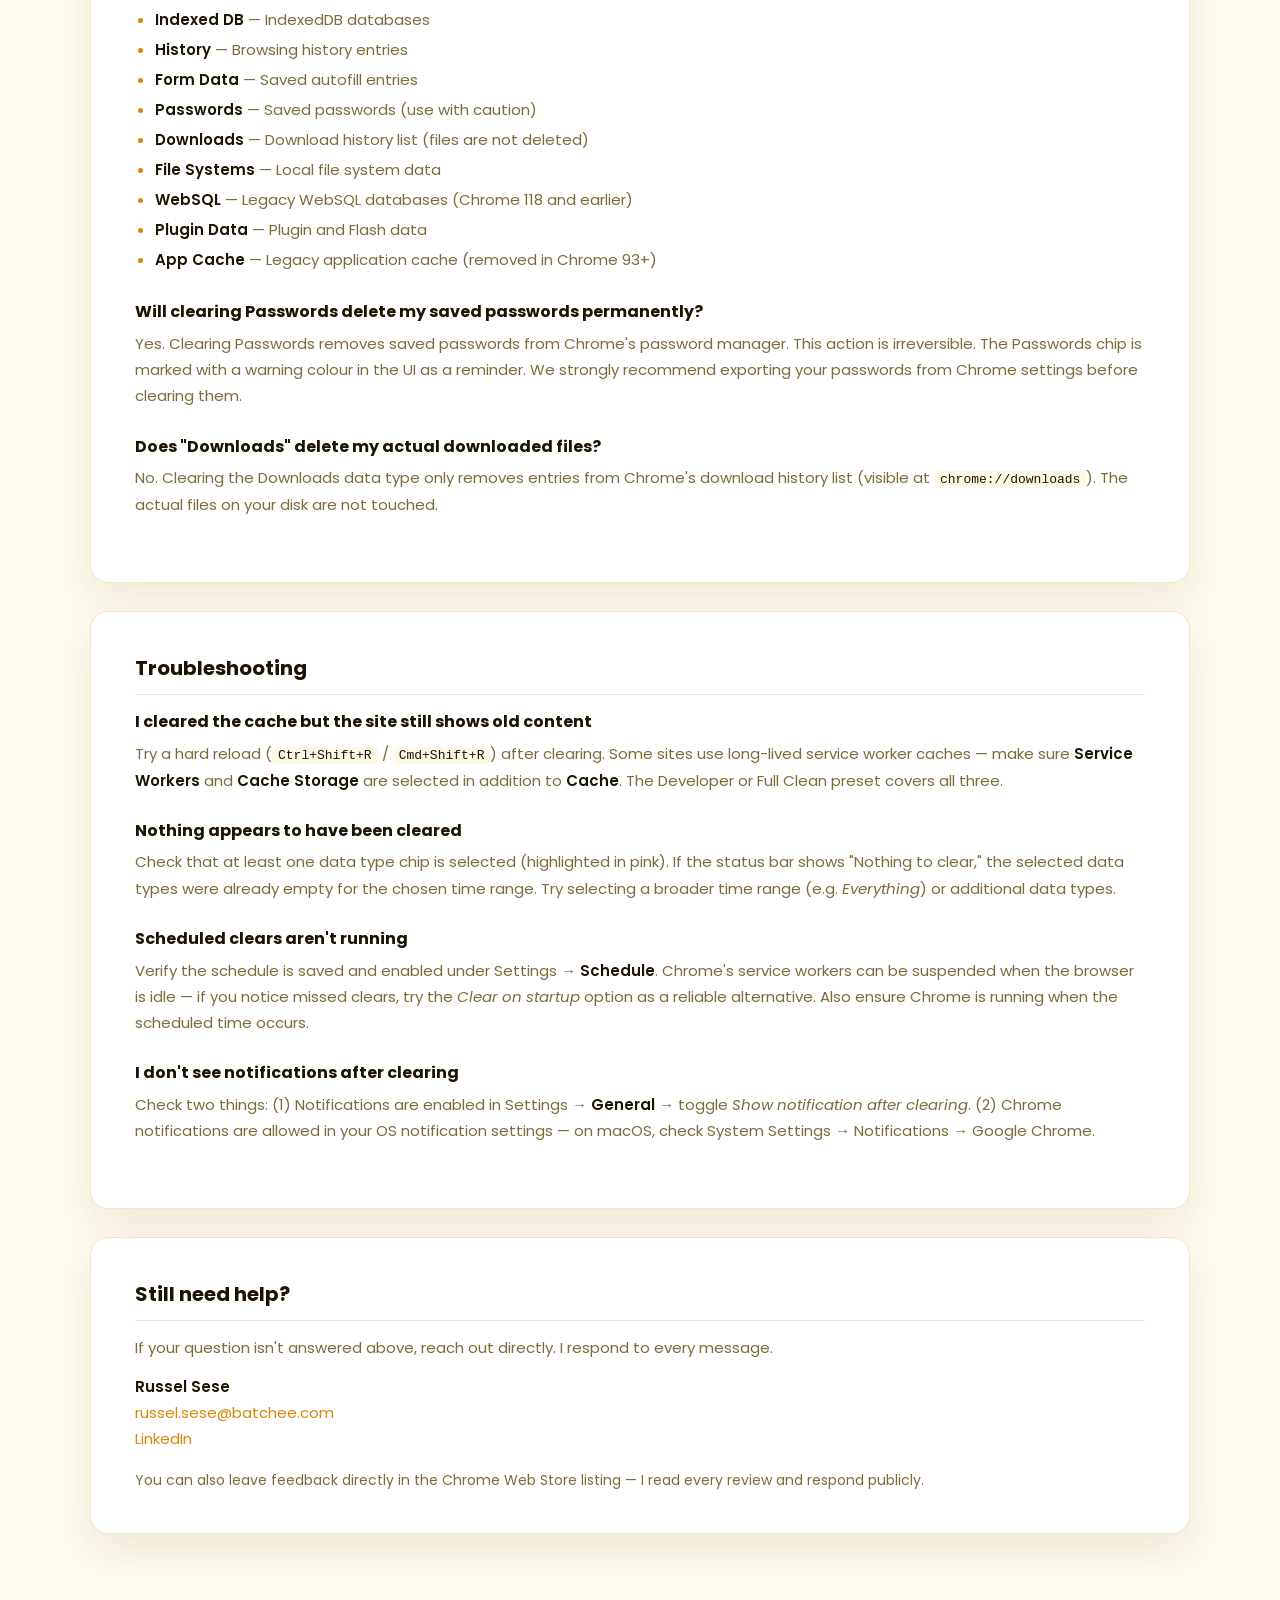
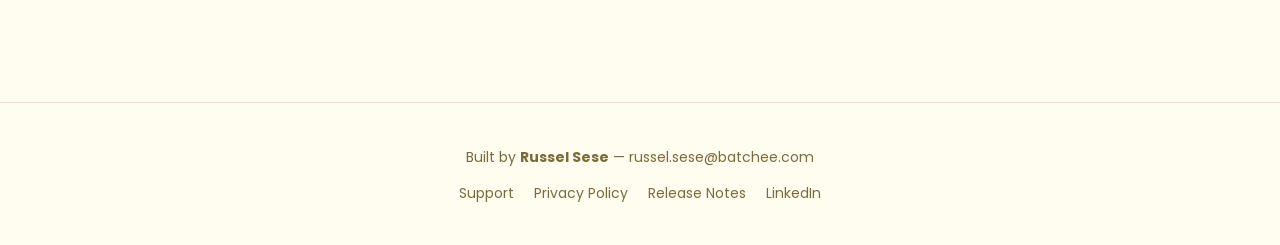
<file: support.html>
<!DOCTYPE html>
<html lang="en">
<head>
  <meta charset="UTF-8">
  <meta name="viewport" content="width=device-width, initial-scale=1.0">
  <title>Support — Clear Cache Free</title>
  <meta name="description" content="Support and FAQ for Clear Cache Free Chrome extension. Learn how to clear cache, set up scheduling, use domain rules, and more.">
  <link rel="icon" href="icons/icon48.png" type="image/png">
  <link rel="stylesheet" href="style.css">
  <link rel="preconnect" href="https://fonts.googleapis.com">
  <link href="https://fonts.googleapis.com/css2?family=Poppins:wght@400;500;600;700&display=swap" rel="stylesheet">
</head>
<body>

<!-- ── Nav ─────────────────────────────────────────────────────────── -->
<nav class="nav">
  <div class="wrap nav-inner">
    <a href="index.html" class="nav-brand">
      <img src="icons/icon48.png" alt="Clear Cache Free icon">
      Clear Cache Free
    </a>
    <div class="nav-links">
      <a href="support.html">Support</a>
      <a href="privacy.html">Privacy</a>
      <a href="release-notes.html">Release Notes</a>
      <a href="https://chromewebstore.google.com/detail/gigjpdfeopepegblfjcgannakkcmlcch" target="_blank" rel="noopener noreferrer" class="nav-cta hide-mobile">
        <svg viewBox="0 0 24 24" fill="none" stroke="currentColor" stroke-width="2.2" stroke-linecap="round" stroke-linejoin="round"><path d="M12 5v10M7 14l5 5 5-5"/><rect x="3" y="19" width="18" height="2" rx="1" fill="currentColor" stroke="none"/></svg>
        Add to Chrome
      </a>
    </div>
  </div>
</nav>

<!-- ── Page hero ─────────────────────────────────────────────────────── -->
<section class="page-hero">
  <div class="wrap">
    <a href="index.html" class="btn-back">
      <svg width="16" height="16" viewBox="0 0 24 24" fill="none" stroke="currentColor" stroke-width="2.2" stroke-linecap="round" stroke-linejoin="round"><path d="M19 12H5M12 5l-7 7 7 7"/></svg>
      Back to home
    </a>
    <h1>Support &amp; FAQ</h1>
    <p>Answers to common questions about Clear Cache Free.</p>
  </div>
</section>

<!-- ── Content ───────────────────────────────────────────────────────── -->
<main class="wrap" style="padding-bottom: 60px;">

  <!-- Getting started -->
  <div class="content-card">
    <h2>Getting Started</h2>

    <div class="faq-item">
      <div class="faq-q">How do I clear my cache?</div>
      <div class="faq-a">Click the Clear Cache Free icon in your Chrome toolbar. Select the data types you want to clear using the chips, choose a time range, then click <strong>Clear Now</strong>. That's it — no dialogs, no navigation.</div>
    </div>

    <div class="faq-item">
      <div class="faq-q">The extension icon isn't showing in my toolbar</div>
      <div class="faq-a">Click the puzzle piece icon (Extensions) in the Chrome toolbar, find Clear Cache Free, and click the pin icon to pin it to your toolbar. You only need to do this once.</div>
    </div>

    <div class="faq-item">
      <div class="faq-q">What happens when I click Clear Now?</div>
      <div class="faq-a">The extension immediately deletes the selected data types for the selected time range and scope (all sites, active tab only, or domain rules). A status message appears in the popup confirming what was cleared. If you have notifications enabled, an OS notification will also appear.</div>
    </div>

    <div class="faq-item">
      <div class="faq-q">Can I undo a clear?</div>
      <div class="faq-a">No. Clearing browser data is permanent and cannot be undone. Use the <strong>Preview</strong> button before clearing to review exactly what will be deleted. For sensitive types like Passwords or History, extra care is recommended.</div>
    </div>
  </div>

  <!-- Presets -->
  <div class="content-card">
    <h2>Presets</h2>

    <div class="faq-item">
      <div class="faq-q">What are presets?</div>
      <div class="faq-a">Presets are saved clearing configurations — a named combination of data types, time range, and scope. Switch between them instantly from the popup dropdown without reconfiguring every time.</div>
    </div>

    <div class="faq-item">
      <div class="faq-q">What built-in presets are available?</div>
      <div class="faq-a">
        Clear Cache Free ships with four built-in presets:
        <ul style="margin-top:8px;">
          <li><strong>Cache Only</strong> — clears HTTP cache, Cache Storage, and Service Workers</li>
          <li><strong>Developer</strong> — clears cache + cookies + localStorage + IndexedDB for the active tab</li>
          <li><strong>Privacy</strong> — clears cache, cookies, history, and form data for the last hour</li>
          <li><strong>Full Clean</strong> — clears everything for all time</li>
        </ul>
      </div>
    </div>

    <div class="faq-item">
      <div class="faq-q">How do I create a custom preset?</div>
      <div class="faq-a">Configure the data types and time range you want in the popup, then click the <strong>Manage</strong> button → <strong>Presets</strong> tab → <strong>New Preset</strong>. Give it a name and save. It will appear in the popup dropdown immediately. Custom presets are free and unlimited.</div>
    </div>

    <div class="faq-item">
      <div class="faq-q">Can I edit or delete a preset?</div>
      <div class="faq-a">Yes. Go to the extension settings (gear icon) → <strong>Presets</strong> tab. User-created presets have <strong>Edit</strong> and <strong>Delete</strong> buttons. Built-in presets cannot be modified or deleted, but you can create custom variants of them.</div>
    </div>
  </div>

  <!-- Scheduling -->
  <div class="content-card">
    <h2>Automatic Scheduling</h2>

    <div class="faq-item">
      <div class="faq-q">How do I set up automatic cache clearing?</div>
      <div class="faq-a">Open the extension settings (gear icon) → <strong>Schedule</strong> tab. Enable the schedule toggle, choose a preset to use, then set either an interval (e.g. every 60 minutes) or a daily time (e.g. 09:00). Save — the schedule will run automatically without needing to open the extension.</div>
    </div>

    <div class="faq-item">
      <div class="faq-q">What is clear-on-startup?</div>
      <div class="faq-a">When enabled, Clear Cache Free will automatically run a clear using your chosen preset every time Chrome starts. Enable it under Settings → <strong>Schedule</strong> → toggle <strong>Clear on browser startup</strong>.</div>
    </div>

    <div class="faq-item">
      <div class="faq-q">Does the schedule run when Chrome is closed?</div>
      <div class="faq-a">No. The schedule only fires while Chrome is running. If Chrome is closed when a scheduled time passes, the clear will not run retroactively — it will resume on the next scheduled interval after Chrome restarts.</div>
    </div>

    <div class="faq-item">
      <div class="faq-q">Is scheduling really free?</div>
      <div class="faq-a">Yes. Scheduling, presets, domain rules — everything — is completely free. There is no subscription tier, no trial period, and no paywall. Clear Cache Free is free forever.</div>
    </div>
  </div>

  <!-- Domain rules -->
  <div class="content-card">
    <h2>Domain Rules</h2>

    <div class="faq-item">
      <div class="faq-q">What are domain rules?</div>
      <div class="faq-a">Domain rules let you restrict which sites are affected when you clear data. An <strong>allowlist</strong> means only the listed domains are cleared. A <strong>blocklist</strong> means all domains are cleared except the listed ones. This lets you protect important logins (e.g. your banking site) while clearing everything else.</div>
    </div>

    <div class="faq-item">
      <div class="faq-q">How do I add domain rules?</div>
      <div class="faq-a">Go to Settings → <strong>Domain Rules</strong> tab. Select <em>Allowlist</em> or <em>Blocklist</em> mode, then click <strong>Add Domain</strong> and enter a domain (e.g. <code>example.com</code>). You can paste full URLs — the extension will extract the hostname automatically. Save when done.</div>
    </div>

    <div class="faq-item">
      <div class="faq-q">What are per-type domain rules?</div>
      <div class="faq-a">Under Domain Rules you can override the global rule for specific data types. For example: use blocklist rules for Cookies (to protect logins) but no rules for Cache (to clear everything). Each data type can inherit the global rule, use no rules, or have its own allowlist/blocklist.</div>
    </div>

    <div class="faq-item">
      <div class="faq-q">How do I clear only the current website's data?</div>
      <div class="faq-a">In the popup, change the <strong>Scope</strong> dropdown to <em>Active Tab Only</em>. Clear Cache Free will restrict the clear to the origin of the tab you are currently viewing. This is different from domain rules — it's a quick, one-off scope switch without changing your saved settings.</div>
    </div>
  </div>

  <!-- Data types -->
  <div class="content-card">
    <h2>Data Types</h2>

    <div class="faq-item">
      <div class="faq-q">What data types can Clear Cache Free clear?</div>
      <div class="faq-a">
        <ul>
          <li><strong>Cache</strong> — HTTP network cache (images, scripts, stylesheets)</li>
          <li><strong>Cache Storage</strong> — Service worker cache (PWA assets)</li>
          <li><strong>Service Workers</strong> — Unregisters service workers for the origin</li>
          <li><strong>Cookies</strong> — Session cookies and persistent cookies</li>
          <li><strong>Local Storage</strong> — localStorage and sessionStorage data</li>
          <li><strong>Indexed DB</strong> — IndexedDB databases</li>
          <li><strong>History</strong> — Browsing history entries</li>
          <li><strong>Form Data</strong> — Saved autofill entries</li>
          <li><strong>Passwords</strong> — Saved passwords (use with caution)</li>
          <li><strong>Downloads</strong> — Download history list (files are not deleted)</li>
          <li><strong>File Systems</strong> — Local file system data</li>
          <li><strong>WebSQL</strong> — Legacy WebSQL databases (Chrome 118 and earlier)</li>
          <li><strong>Plugin Data</strong> — Plugin and Flash data</li>
          <li><strong>App Cache</strong> — Legacy application cache (removed in Chrome 93+)</li>
        </ul>
      </div>
    </div>

    <div class="faq-item">
      <div class="faq-q">Will clearing Passwords delete my saved passwords permanently?</div>
      <div class="faq-a">Yes. Clearing Passwords removes saved passwords from Chrome's password manager. This action is irreversible. The Passwords chip is marked with a warning colour in the UI as a reminder. We strongly recommend exporting your passwords from Chrome settings before clearing them.</div>
    </div>

    <div class="faq-item">
      <div class="faq-q">Does "Downloads" delete my actual downloaded files?</div>
      <div class="faq-a">No. Clearing the Downloads data type only removes entries from Chrome's download history list (visible at <code>chrome://downloads</code>). The actual files on your disk are not touched.</div>
    </div>
  </div>

  <!-- Troubleshooting -->
  <div class="content-card">
    <h2>Troubleshooting</h2>

    <div class="faq-item">
      <div class="faq-q">I cleared the cache but the site still shows old content</div>
      <div class="faq-a">Try a hard reload (<code>Ctrl+Shift+R</code> / <code>Cmd+Shift+R</code>) after clearing. Some sites use long-lived service worker caches — make sure <strong>Service Workers</strong> and <strong>Cache Storage</strong> are selected in addition to <strong>Cache</strong>. The Developer or Full Clean preset covers all three.</div>
    </div>

    <div class="faq-item">
      <div class="faq-q">Nothing appears to have been cleared</div>
      <div class="faq-a">Check that at least one data type chip is selected (highlighted in pink). If the status bar shows "Nothing to clear," the selected data types were already empty for the chosen time range. Try selecting a broader time range (e.g. <em>Everything</em>) or additional data types.</div>
    </div>

    <div class="faq-item">
      <div class="faq-q">Scheduled clears aren't running</div>
      <div class="faq-a">Verify the schedule is saved and enabled under Settings → <strong>Schedule</strong>. Chrome's service workers can be suspended when the browser is idle — if you notice missed clears, try the <em>Clear on startup</em> option as a reliable alternative. Also ensure Chrome is running when the scheduled time occurs.</div>
    </div>

    <div class="faq-item">
      <div class="faq-q">I don't see notifications after clearing</div>
      <div class="faq-a">Check two things: (1) Notifications are enabled in Settings → <strong>General</strong> → toggle <em>Show notification after clearing</em>. (2) Chrome notifications are allowed in your OS notification settings — on macOS, check System Settings → Notifications → Google Chrome.</div>
    </div>
  </div>

  <!-- Contact -->
  <div class="content-card">
    <h2>Still need help?</h2>
    <p>If your question isn't answered above, reach out directly. I respond to every message.</p>
    <p>
      <strong>Russel Sese</strong><br>
      <a href="mailto:russel.sese@batchee.com">russel.sese@batchee.com</a><br>
      <a href="https://www.linkedin.com/in/russelsese/" target="_blank" rel="noopener">LinkedIn</a>
    </p>
    <p style="margin-top:16px; font-size:14px; color:var(--muted);">You can also leave feedback directly in the Chrome Web Store listing — I read every review and respond publicly.</p>
  </div>

</main>

<!-- ── Footer ────────────────────────────────────────────────────────── -->
<footer class="footer">
  <div class="wrap">
    <div>Built by <strong>Russel Sese</strong> — <a href="mailto:russel.sese@batchee.com">russel.sese@batchee.com</a></div>
    <div class="footer-links">
      <a href="support.html">Support</a>
      <a href="privacy.html">Privacy Policy</a>
      <a href="release-notes.html">Release Notes</a>
      <a href="https://www.linkedin.com/in/russelsese/" target="_blank" rel="noopener">LinkedIn</a>
    </div>
  </div>
</footer>

</body>
</html>
</file>
<file: style.css>
/* ── Reset & base ────────────────────────────────────────────────────── */
*, *::before, *::after { box-sizing: border-box; margin: 0; padding: 0; }

:root {
  --bg:       #fffcf0;
  --ink:      #1c1400;
  --muted:    #7c6b3a;
  --card:     #ffffff;
  --line:     #ede6c8;
  --brand:    #f4a823;
  --brand-2:  #d4890a;
  --brand-dk: #1c1400;   /* dark text ON yellow buttons */
  --radius:   18px;
  --shadow:   0 18px 40px rgba(100,60,0,.10);
}

html { font-size: 16px; scroll-behavior: smooth; }

body {
  font-family: "Poppins", "Segoe UI", "Trebuchet MS", sans-serif;
  background: var(--bg);
  color: var(--ink);
  line-height: 1.6;
  -webkit-font-smoothing: antialiased;
}

a { color: var(--brand-2); text-decoration: none; }
a:hover { text-decoration: underline; }
img { max-width: 100%; display: block; }

.wrap {
  width: min(1100px, 92vw);
  margin-inline: auto;
}

/* ── Buttons ─────────────────────────────────────────────────────────── */
.btn-primary {
  display: inline-flex;
  align-items: center;
  gap: 8px;
  background: linear-gradient(135deg, var(--brand), var(--brand-2));
  color: var(--brand-dk);
  font-weight: 700;
  font-size: 15px;
  padding: 14px 28px;
  border-radius: 50px;
  border: none;
  cursor: pointer;
  text-decoration: none;
  box-shadow: 0 6px 20px rgba(212,137,10,.40);
  transition: transform .18s, box-shadow .18s, filter .18s;
}
.btn-primary:hover {
  filter: brightness(1.06);
  transform: translateY(-2px);
  box-shadow: 0 10px 28px rgba(212,137,10,.50);
  text-decoration: none;
  color: var(--brand-dk);
}
.btn-primary svg { width: 18px; height: 18px; flex-shrink: 0; }

/* Nav CTA gets a filled dark look to stand out on the light nav */
.nav-cta {
  display: inline-flex;
  align-items: center;
  gap: 7px;
  background: var(--ink);
  color: #fff !important;
  font-weight: 700;
  font-size: 13px;
  padding: 9px 18px;
  border-radius: 50px;
  border: none;
  cursor: pointer;
  text-decoration: none !important;
  box-shadow: 0 4px 14px rgba(0,0,0,.18);
  transition: transform .15s, box-shadow .15s, background .15s;
}
.nav-cta:hover {
  background: #333;
  transform: translateY(-1px);
  box-shadow: 0 6px 18px rgba(0,0,0,.25);
}
.nav-cta svg { width: 15px; height: 15px; flex-shrink: 0; }

.btn-ghost {
  display: inline-flex;
  align-items: center;
  gap: 6px;
  background: #fff;
  color: var(--ink);
  font-weight: 600;
  font-size: 14px;
  padding: 11px 22px;
  border-radius: 50px;
  border: 1.5px solid var(--line);
  cursor: pointer;
  text-decoration: none;
  transition: background .15s, border-color .15s;
}
.btn-ghost:hover { background: #fff9e6; border-color: var(--brand); text-decoration: none; }

.btn-back {
  display: inline-flex;
  align-items: center;
  gap: 6px;
  color: var(--brand-2);
  font-weight: 600;
  font-size: 14px;
  text-decoration: none;
}
.btn-back:hover { text-decoration: underline; }

/* ── Nav ─────────────────────────────────────────────────────────────── */
.nav {
  position: sticky;
  top: 0;
  z-index: 100;
  background: rgba(255,252,240,.90);
  backdrop-filter: blur(14px);
  -webkit-backdrop-filter: blur(14px);
  border-bottom: 1px solid var(--line);
}
.nav-inner {
  display: flex;
  align-items: center;
  justify-content: space-between;
  gap: 16px;
  padding-block: 14px;
}
.nav-brand {
  display: flex;
  align-items: center;
  gap: 10px;
  font-weight: 700;
  font-size: 17px;
  color: var(--ink);
  text-decoration: none;
  white-space: nowrap;
}
.nav-brand:hover { text-decoration: none; }
.nav-brand img { width: 32px; height: 32px; border-radius: 8px; }
.nav-links {
  display: flex;
  align-items: center;
  gap: 6px;
}
.nav-links a {
  font-size: 14px;
  font-weight: 500;
  color: var(--muted);
  padding: 7px 12px;
  border-radius: 8px;
  transition: color .15s, background .15s;
}
.nav-links a:hover { color: var(--ink); background: rgba(0,0,0,.05); text-decoration: none; }

/* ── Footer ──────────────────────────────────────────────────────────── */
.footer {
  border-top: 1px solid var(--line);
  margin-top: 80px;
  padding-block: 40px;
  text-align: center;
  color: var(--muted);
  font-size: 14px;
  line-height: 2;
}
.footer a { color: var(--muted); }
.footer a:hover { color: var(--brand-2); }
.footer-links {
  display: flex;
  justify-content: center;
  flex-wrap: wrap;
  gap: 4px 20px;
  margin-top: 8px;
}

/* ── Hero ────────────────────────────────────────────────────────────── */
.hero {
  padding-block: 80px 60px;
  text-align: center;
  background:
    radial-gradient(ellipse 80% 55% at 50% -10%, #fde68a 0%, transparent 68%),
    radial-gradient(ellipse 50% 40% at 85% 55%,  #fef3c7 0%, transparent 60%);
}
.hero-eyebrow {
  display: inline-block;
  background: linear-gradient(135deg, var(--brand), var(--brand-2));
  color: var(--brand-dk);
  font-size: 11px;
  font-weight: 700;
  letter-spacing: .08em;
  text-transform: uppercase;
  padding: 5px 14px;
  border-radius: 50px;
  margin-bottom: 20px;
}
.hero h1 {
  font-size: clamp(28px, 4vw, 52px);
  font-weight: 700;
  letter-spacing: -.02em;
  line-height: 1.15;
  margin-bottom: 18px;
  max-width: 780px;
  margin-inline: auto;
}
.hero h1 span { color: var(--brand-2); }
.hero-sub {
  font-size: clamp(15px, 2vw, 18px);
  color: var(--muted);
  max-width: 600px;
  margin-inline: auto;
  margin-bottom: 36px;
}
.hero-cta {
  display: flex;
  justify-content: center;
  align-items: center;
  gap: 12px;
  flex-wrap: wrap;
}
.hero-note {
  margin-top: 12px;
  font-size: 12px;
  color: var(--muted);
}

/* ── Section heading ─────────────────────────────────────────────────── */
.section-head {
  text-align: center;
  margin-bottom: 48px;
}
.section-head h2 {
  font-size: clamp(22px, 3vw, 36px);
  font-weight: 700;
  letter-spacing: -.01em;
  margin-bottom: 10px;
}
.section-head p {
  color: var(--muted);
  font-size: 16px;
  max-width: 560px;
  margin-inline: auto;
}

/* ── Showcase (interactive screenshot viewer) ────────────────────────── */
.showcase { padding-block: 70px; }

.showcase-layout {
  display: grid;
  grid-template-columns: 280px 1fr;
  gap: 24px;
  align-items: start;
}

.showcase-tabs {
  display: flex;
  flex-direction: column;
  gap: 6px;
}

.showcase-tab {
  display: flex;
  align-items: center;
  gap: 14px;
  padding: 14px 16px;
  border-radius: 14px;
  border: 1.5px solid transparent;
  background: transparent;
  cursor: pointer;
  text-align: left;
  transition: background .15s, border-color .15s, box-shadow .15s;
  width: 100%;
}
.showcase-tab:hover {
  background: #fff;
  border-color: var(--line);
}
.showcase-tab.active {
  background: #fff;
  border-color: var(--brand);
  box-shadow: 0 4px 16px rgba(212,137,10,.14);
}

.tab-emoji {
  font-size: 20px;
  flex-shrink: 0;
  width: 40px;
  height: 40px;
  border-radius: 10px;
  background: #fef9e7;
  display: flex;
  align-items: center;
  justify-content: center;
  transition: background .15s;
}
.showcase-tab.active .tab-emoji {
  background: linear-gradient(135deg, #fde68a, #fcd34d);
}

.tab-text { flex: 1; min-width: 0; }
.tab-title {
  font-size: 14px;
  font-weight: 700;
  color: var(--ink);
  line-height: 1.3;
}
.tab-desc {
  font-size: 12px;
  color: var(--muted);
  margin-top: 2px;
  line-height: 1.4;
}
.showcase-tab.active .tab-title { color: var(--brand-2); }

.tab-arrow {
  color: var(--brand-2);
  opacity: 0;
  transition: opacity .15s;
  flex-shrink: 0;
}
.showcase-tab.active .tab-arrow,
.showcase-tab:hover .tab-arrow { opacity: 1; }

/* Browser-chrome frame around screenshot */
.showcase-display {
  border-radius: 14px;
  overflow: hidden;
  box-shadow: 0 24px 60px rgba(100,60,0,.14);
  border: 1px solid var(--line);
  background: #1e293b;
}

.browser-bar {
  background: #1e293b;
  padding: 10px 14px;
  display: flex;
  align-items: center;
  gap: 10px;
}
.browser-dots {
  display: flex;
  gap: 6px;
}
.browser-dots span {
  width: 11px;
  height: 11px;
  border-radius: 50%;
}
.browser-dots span:nth-child(1) { background: #ef4444; }
.browser-dots span:nth-child(2) { background: #f59e0b; }
.browser-dots span:nth-child(3) { background: #22c55e; }
.browser-address {
  flex: 1;
  background: #334155;
  border-radius: 6px;
  height: 24px;
  max-width: 340px;
}

.showcase-img-wrap {
  background: #f8fafc;
  line-height: 0;
  display: flex;
  justify-content: center;
  align-items: flex-start;
}
.showcase-img-wrap img {
  width: 100%;
  height: auto;
  display: block;
  transition: opacity .18s ease;
}
.showcase-img-wrap.img-small img {
  width: 50%;
}

@media (max-width: 820px) {
  .showcase-layout {
    grid-template-columns: 1fr;
  }
  .showcase-tabs {
    flex-direction: row;
    flex-wrap: wrap;
    gap: 8px;
  }
  .showcase-tab {
    flex: 1 1 calc(50% - 4px);
    min-width: 140px;
  }
  .tab-desc { display: none; }
  .tab-arrow { display: none; }
}

/* ── Features grid ───────────────────────────────────────────────────── */
.features { padding-block: 70px; }
.feature-grid {
  display: grid;
  grid-template-columns: repeat(auto-fill, minmax(300px, 1fr));
  gap: 20px;
}
.feature-card {
  background: var(--card);
  border: 1px solid var(--line);
  border-radius: var(--radius);
  padding: 28px 26px;
  box-shadow: var(--shadow);
  transition: transform .18s, box-shadow .18s;
}
.feature-card:hover {
  transform: translateY(-3px);
  box-shadow: 0 24px 48px rgba(100,60,0,.13);
}
.feature-icon {
  width: 44px;
  height: 44px;
  border-radius: 12px;
  background: linear-gradient(135deg, #fef9e7, #fde68a);
  display: flex;
  align-items: center;
  justify-content: center;
  margin-bottom: 14px;
  font-size: 20px;
}
.feature-card h3 {
  font-size: 16px;
  font-weight: 700;
  margin-bottom: 6px;
}
.feature-card p {
  font-size: 14px;
  color: var(--muted);
  line-height: 1.6;
}

/* ── Why switch / comparison ─────────────────────────────────────────── */
.why-switch { padding-block: 70px; }
.compare-table {
  width: 100%;
  border-collapse: collapse;
  background: var(--card);
  border-radius: var(--radius);
  box-shadow: var(--shadow);
  overflow: hidden;
  border: 1px solid var(--line);
  font-size: 15px;
}
.compare-table thead tr {
  background: linear-gradient(135deg, var(--brand), var(--brand-2));
  color: var(--brand-dk);
}
.compare-table th {
  padding: 16px 20px;
  text-align: left;
  font-weight: 700;
  font-size: 14px;
}
.compare-table td {
  padding: 14px 20px;
  border-top: 1px solid var(--line);
  vertical-align: middle;
}
.compare-table tr:hover td { background: #fffdf5; }
.check { color: #16a34a; font-size: 17px; font-weight: 700; }
.cross { color: #dc2626; font-size: 17px; }
.badge-free {
  display: inline-block;
  background: var(--ink);
  color: #fff;
  font-size: 11px;
  font-weight: 700;
  letter-spacing: .04em;
  text-transform: uppercase;
  padding: 3px 10px;
  border-radius: 50px;
}

/* ── Privacy callout ─────────────────────────────────────────────────── */
.privacy-callout {
  background: linear-gradient(135deg, #fffdf0, #fef9e3);
  border: 1px solid #fde68a;
  border-radius: var(--radius);
  padding: 40px 36px;
  text-align: center;
  margin-block: 70px;
}
.privacy-callout h2 {
  font-size: 22px;
  font-weight: 700;
  margin-bottom: 10px;
}
.privacy-callout p { color: var(--muted); font-size: 15px; max-width: 520px; margin-inline: auto; }

/* ── Page header (sub-pages) ─────────────────────────────────────────── */
.page-hero {
  padding-block: 60px 48px;
  background: radial-gradient(ellipse 80% 60% at 50% -10%, #fde68a 0%, transparent 70%);
}
.page-hero h1 {
  font-size: clamp(24px, 3.5vw, 42px);
  font-weight: 700;
  letter-spacing: -.02em;
  margin-top: 18px;
  margin-bottom: 10px;
}
.page-hero p { color: var(--muted); font-size: 16px; max-width: 540px; }

/* ── Content card ────────────────────────────────────────────────────── */
.content-card {
  background: var(--card);
  border: 1px solid var(--line);
  border-radius: var(--radius);
  padding: 40px 44px;
  box-shadow: var(--shadow);
  margin-bottom: 28px;
}
@media (max-width: 620px) { .content-card { padding: 28px 22px; } }

.content-card h2 {
  font-size: 20px;
  font-weight: 700;
  margin-bottom: 14px;
  padding-bottom: 10px;
  border-bottom: 1px solid var(--line);
}
.content-card h3 {
  font-size: 16px;
  font-weight: 700;
  margin-top: 22px;
  margin-bottom: 8px;
  color: var(--brand-2);
}
.content-card p { font-size: 15px; color: var(--muted); line-height: 1.75; margin-bottom: 12px; }
.content-card p:last-child { margin-bottom: 0; }
.content-card ul {
  padding-left: 20px;
  color: var(--muted);
  font-size: 15px;
  line-height: 2;
}
.content-card ul li::marker { color: var(--brand-2); }
.content-card a { color: var(--brand-2); }
.content-card strong { color: var(--ink); font-weight: 600; }

/* ── Support FAQ ─────────────────────────────────────────────────────── */
.faq-item { margin-bottom: 24px; }
.faq-q {
  font-size: 16px;
  font-weight: 700;
  color: var(--ink);
  margin-bottom: 6px;
}
.faq-a { font-size: 15px; color: var(--muted); line-height: 1.75; }
.faq-a code {
  background: #fef9e7;
  border-radius: 4px;
  padding: 1px 6px;
  font-family: monospace;
  font-size: 13px;
  color: var(--ink);
}

/* ── Release notes ───────────────────────────────────────────────────── */
.release-block { margin-bottom: 40px; }
.release-header {
  display: flex;
  align-items: center;
  gap: 14px;
  flex-wrap: wrap;
  margin-bottom: 20px;
}
.version-badge {
  display: inline-block;
  background: linear-gradient(135deg, var(--brand), var(--brand-2));
  color: var(--brand-dk);
  font-size: 13px;
  font-weight: 700;
  padding: 5px 14px;
  border-radius: 50px;
}
.release-date {
  font-size: 13px;
  color: var(--muted);
  font-weight: 500;
}
.release-title {
  font-size: 18px;
  font-weight: 700;
  color: var(--ink);
}
.change-group { margin-bottom: 16px; }
.change-group-label {
  font-size: 11px;
  font-weight: 700;
  letter-spacing: .08em;
  text-transform: uppercase;
  color: var(--brand-2);
  margin-bottom: 8px;
}
.change-list {
  list-style: none;
  padding: 0;
}
.change-list li {
  font-size: 14px;
  color: var(--muted);
  padding: 5px 0 5px 18px;
  position: relative;
  line-height: 1.6;
  border-bottom: 1px solid var(--line);
}
.change-list li:last-child { border-bottom: none; }
.change-list li::before {
  content: '';
  position: absolute;
  left: 0;
  top: 12px;
  width: 7px;
  height: 7px;
  border-radius: 50%;
  background: var(--brand);
}

/* ── Responsive ──────────────────────────────────────────────────────── */
@media (max-width: 620px) {
  .hero { padding-block: 52px 40px; }
  .nav-cta.hide-mobile, .btn-primary.hide-mobile { display: none; }
  .compare-table { font-size: 13px; }
  .compare-table th, .compare-table td { padding: 12px 14px; }
}
</file>
